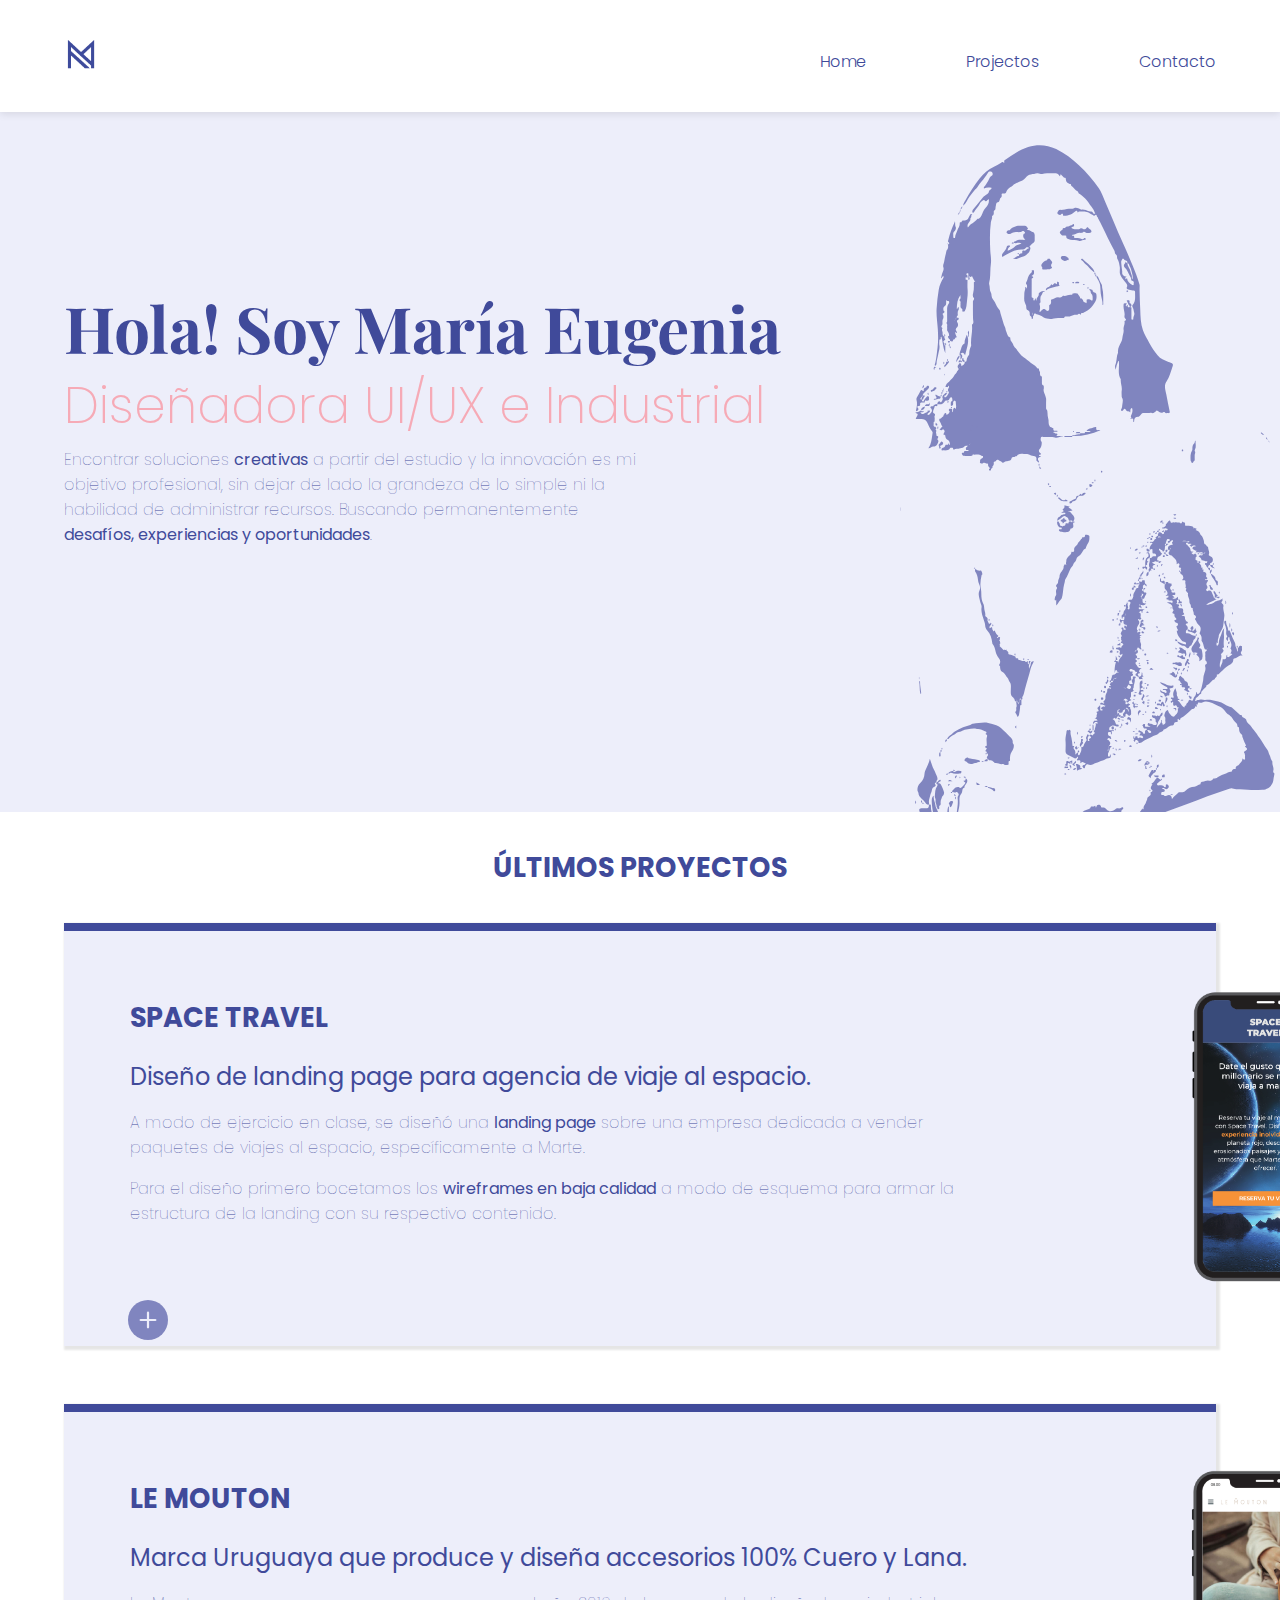
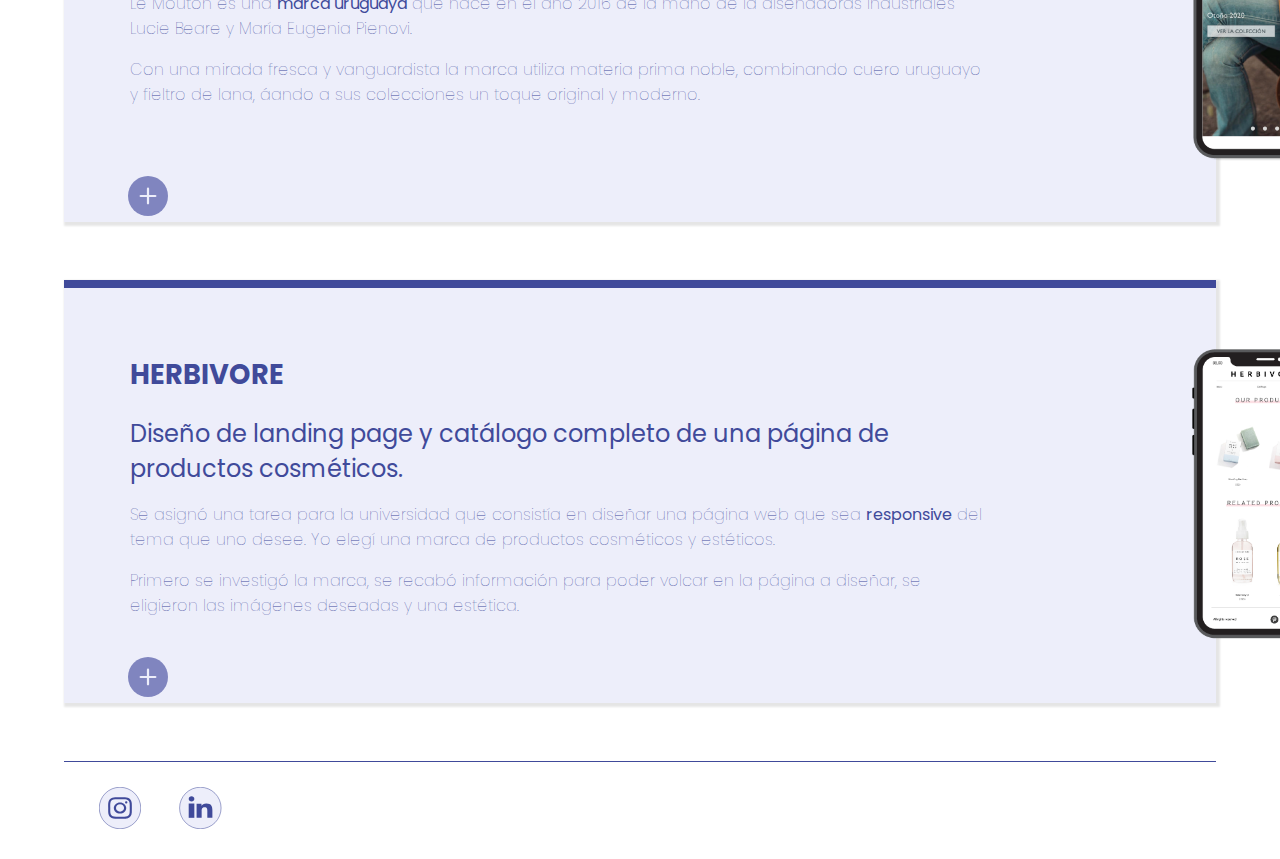
<file: Index.html>
<!DOCTYPE html>
<html>
<head>
    <title>Portfolio Pienovi</title>
    <meta charset="UTF-8">
    <meta name="viewport" content="width=device-width, initial-scale=1.0">
    <link href="https://fonts.googleapis.com/css?family=Poppins:300,500&display=swap" rel="stylesheet">
    <link href="https://fonts.googleapis.com/css?family=Playfair+Display:400,700&display=swap" rel="stylesheet">
    <script
        src="https://code.jquery.com/jquery-3.4.1.min.js"
        integrity="sha256-CSXorXvZcTkaix6Yvo6HppcZGetbYMGWSFlBw8HfCJo="
        crossorigin="anonymous"></script>
    <script src="scripts.js"></script>
    <link href="estilos.css" rel="stylesheet" type="text/css" />
</head>
<body>
    <header id="header" class="header">
        <div class="wrapper header__wrapper">
            <div class="SocialMedia">
                <a class="SocialMedia__item" href="Index.html"><img alt="monograma" src="IMG/Monograma-21.png"></a>
            </div>
            <nav class="nav">
                <button class="js-closeMenu">X</button>
                <ul>
                    <li> <a href="Index.html" class="nav__item">Home</a></li>
                    <li> <a href="#Mejores_Proyectos" class="nav__item">Projectos</a></li>
                    <li><a href="Contacto.html" class="nav__item">Contacto</a></li>
                </ul>
            </nav>
            <a href="" class="menu js-menu"><img alt="menu_hamburguesa" src="IMG/menu.svg"></a>
        </div>
    </header>
    <div class="fondo">
        <section id="About">
            <div class="wrapper fondo__wrapper">
            <h1>Hola! Soy María Eugenia</h1>
            <h2>Diseñadora UI/UX e Industrial</h2>
            <p>Encontrar soluciones <b>creativas</b> a partir del estudio y la innovación es mi objetivo profesional, sin dejar de lado la grandeza de lo simple ni la habilidad de administrar recursos.
                Buscando permanentemente <b>desafíos, experiencias y oportunidades</b>.
            </p>
            </div>
        </section>
    </div>
<div class="wrapper">
    <section id="Mejores_Proyectos">
        <h2>ÚLTIMOS PROYECTOS</h2>
        <div class="proyecto">
                 <div class="columna_padre">
                    <div class="columna_1">        
                        <h3>SPACE TRAVEL</h3>
                        <h4>Diseño de landing page para agencia de viaje al espacio.</h4>
                        <p>A modo de ejercicio en clase, se diseñó una <b>landing page</b> sobre una empresa dedicada a vender paquetes de viajes al espacio, específicamente a Marte.</p>
                        <p>Para el diseño primero bocetamos los <b>wireframes en baja calidad</b> a modo de esquema para armar la estructura de la landing con su respectivo contenido.</p>
                    </div>
                    <div class="columna_2">
                        <img class="celular__proyectos" src="IMG/Celular_SpaceTravel-02.png" alt="Celular Space Travel">
                        <div class="button_holder">
                            <a class="button" href="SpaceTravel.html"><img alt="boton_proyectos" src="IMG/Boton_proyectos.svg"></a>
                        </div>
                    </div>
                </div>
         </div>
         <div class="proyecto">
                <div class="columna_padre">
                   <div class="columna_1">        
                       <h3>LE MOUTON</h3>
                       <h4>Marca Uruguaya que produce y diseña accesorios 100% Cuero y Lana.</h4>
                       <p>Le Mouton es una <b>marca uruguaya</b> que nace en el año 2016 de la mano de la diseñadoras industriales Lucie Beare y María Eugenia Pienovi.</p>
                       <p>Con una mirada fresca y vanguardista la marca utiliza materia prima noble,
                           combinando cuero uruguayo y fieltro de lana, áando a sus colecciones un toque original y moderno.
                       </p>
                   </div>
                   <div class="columna_2">
                       <img class="celular__proyectos" src="IMG/Celular_LeMouton.png" alt="Celular Le Mouton">
                   </div>
               </div>
           <div class="button_holder">
                <a class="button" href="Le_Mouton.html"><img alt="boton_proyectos" src="IMG/Boton_proyectos.svg"></a>
           </div>
        </div>
        <div class="proyecto">
            <div class="columna_padre">
                    <div class="columna_1">
                        <h3>HERBIVORE</h3>
                        <h4>Diseño de landing page y catálogo completo de una página de productos cosméticos.</h4>
                        <p>Se asignó una tarea para la universidad que consistía en diseñar una página web que sea
                            <b>responsive</b> del tema que uno desee. Yo elegí una marca de productos cosméticos y estéticos. 
                        </p>
                        <p>Primero se investigó la marca, se recabó información para poder volcar en la página  a diseñar, se eligieron las imágenes deseadas y una estética.</p>
                    </div>
                    <div class="columna_2">
                        <img class="celular__proyectos" src="IMG/Cel_Herbivore-01.png" alt="herbivore">
                    </div>
            </div>
                <div class="button_holder">
                    <a class="button" href="Herbivore.html"><img alt="boton_proyectos" src="IMG/Boton_proyectos.svg"></a>
                </div>
        </div>
    </section>
</div>
    <footer id="footer">
        <a class="logo_instagram_Pienovi" href="https://www.instagram.com/memepienovi92/"><img src="IMG/logo_Instagram.svg" alt=logo_instagram></a>
        <a class="logo_Linkedin_Pienovi" href="https://www.linkedin.com/in/mpienovi/"><img src="IMG/Logo_linkedin.svg" alt="logo_linkedin"></a>
    </footer>
</body>
</html>
</file>
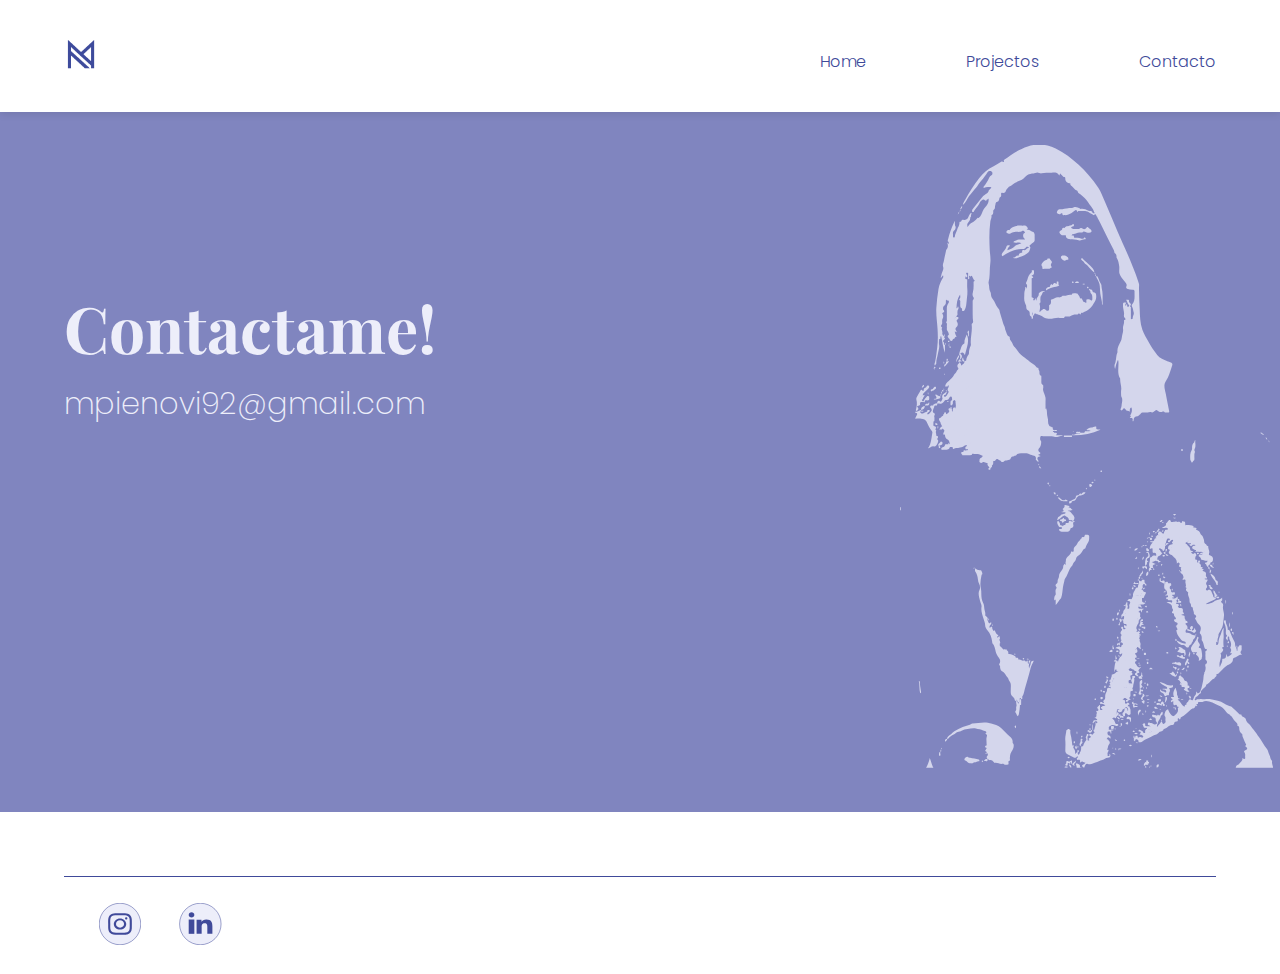
<file: Contacto.html>
<!DOCTYPE html>
<html>
<head>
    <title>Portfolio Pienovi</title>
    <meta charset="UTF-8">
    <meta name="viewport" content="width=device-width, initial-scale=1.0">
    <link href="https://fonts.googleapis.com/css?family=Poppins:300,500&display=swap" rel="stylesheet">
    <link href="https://fonts.googleapis.com/css?family=Playfair+Display:400,700&display=swap" rel="stylesheet">
    <script
        src="https://code.jquery.com/jquery-3.4.1.min.js"
        integrity="sha256-CSXorXvZcTkaix6Yvo6HppcZGetbYMGWSFlBw8HfCJo="
        crossorigin="anonymous"></script>
    <script src="scripts.js"></script>
    <link href="estilos.css" rel="stylesheet" type="text/css" />
</head>
<body>
    <header id="header" class="header">
        <div class="wrapper header__wrapper">
            <div class="SocialMedia">
                <a class="SocialMedia__item" href="Index.html"><img alt="monograma" src="IMG/Monograma-21.png"></a>
            </div>
            <nav class="nav">
                <button class="js-closeMenu">X</button>
                <ul>
                    <li> <a href="Index.html" class="nav__item">Home</a></li>
                    <li> <a href="#Mejores_Proyectos" class="nav__item">Projectos</a></li>
                    <li><a href="Contacto.html" class="nav__item">Contacto</a></li>
                </ul>
            </nav>
            <a href="" class="menu js-menu"><img alt="menu_hamburguesa" src="IMG/menu.svg"></a>
        </div>
    </header>
    <div class="fondo_contacto">
            <section id="Contact_Me">
                <div class="wrapper fondo__wrapper">
                <h1>Contactame!</h1>
                <h2>mpienovi92@gmail.com</h2>
                <p>Encontrar soluciones <b>creativas</b> a partir del estudio y la innovación es mi objetivo profesional, sin dejar de lado la grandeza de lo simple ni la habilidad de administrar recursos.
                    Buscando permanentemente <b>desafíos, experiencias y oportunidades</b>.
                </p>
                </div>
            </section>
        </div>
    <footer id="footer">
        <a class="logo_instagram_Pienovi" href="https://www.instagram.com/memepienovi92/"><img src="IMG/logo_Instagram.svg" alt=logo_instagram></a>
        <a class="logo_Linkedin_Pienovi" href="https://www.linkedin.com/in/mpienovi/"><img src="IMG/Logo_linkedin.svg" alt="logo_linkedin"></a>
    </footer>
</body>
</html>
</file>
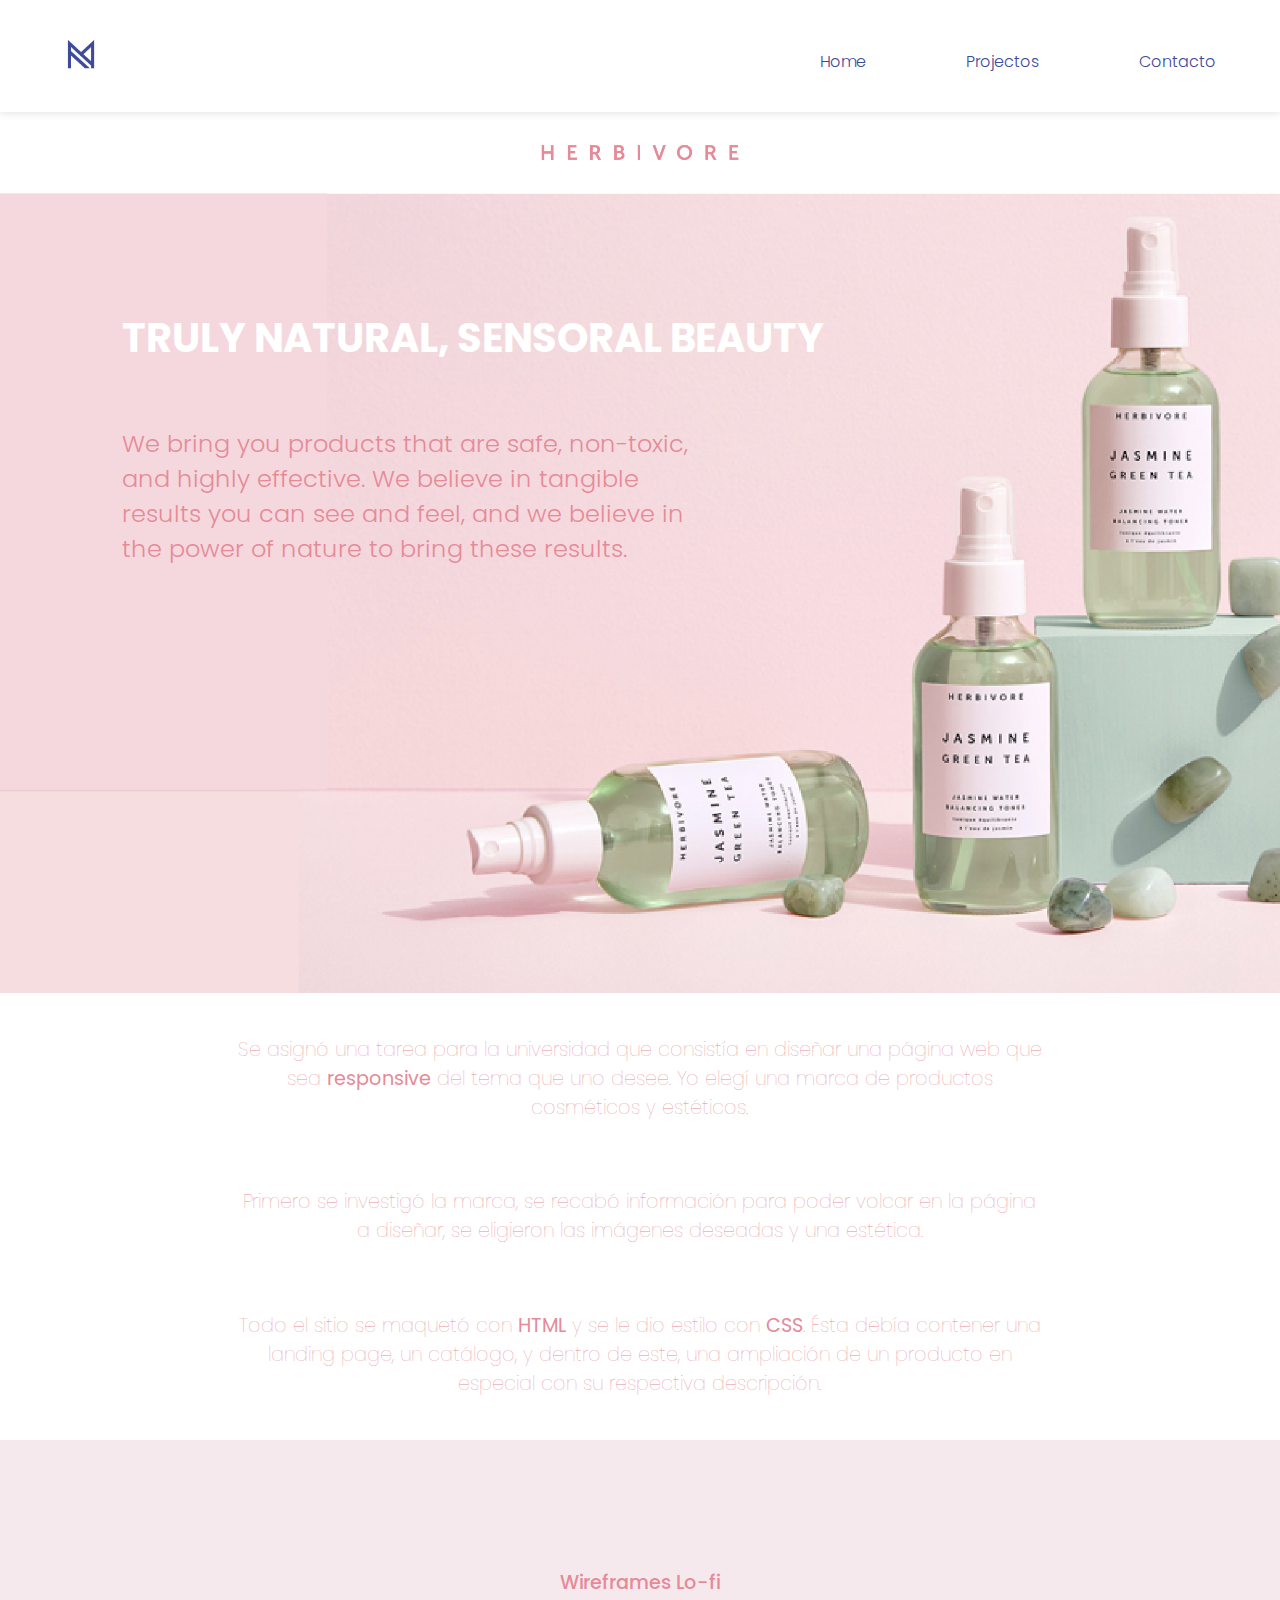
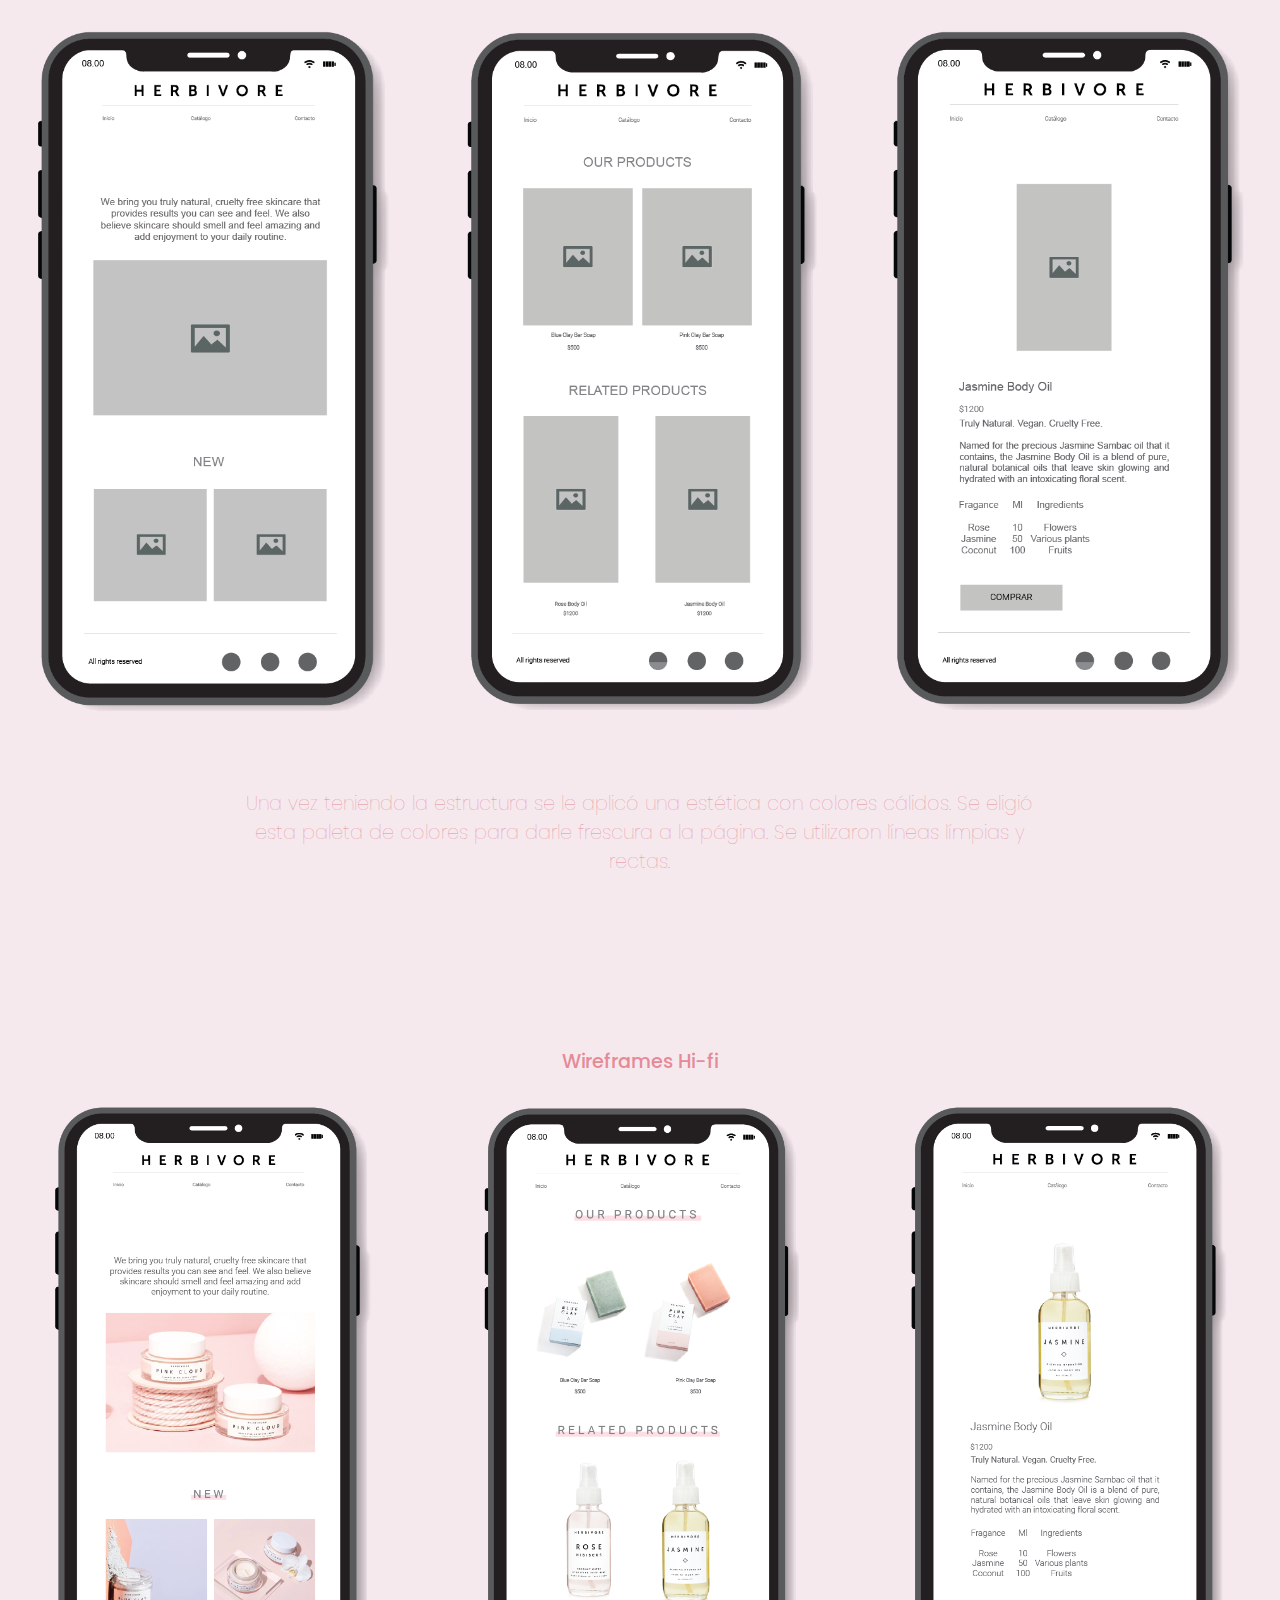
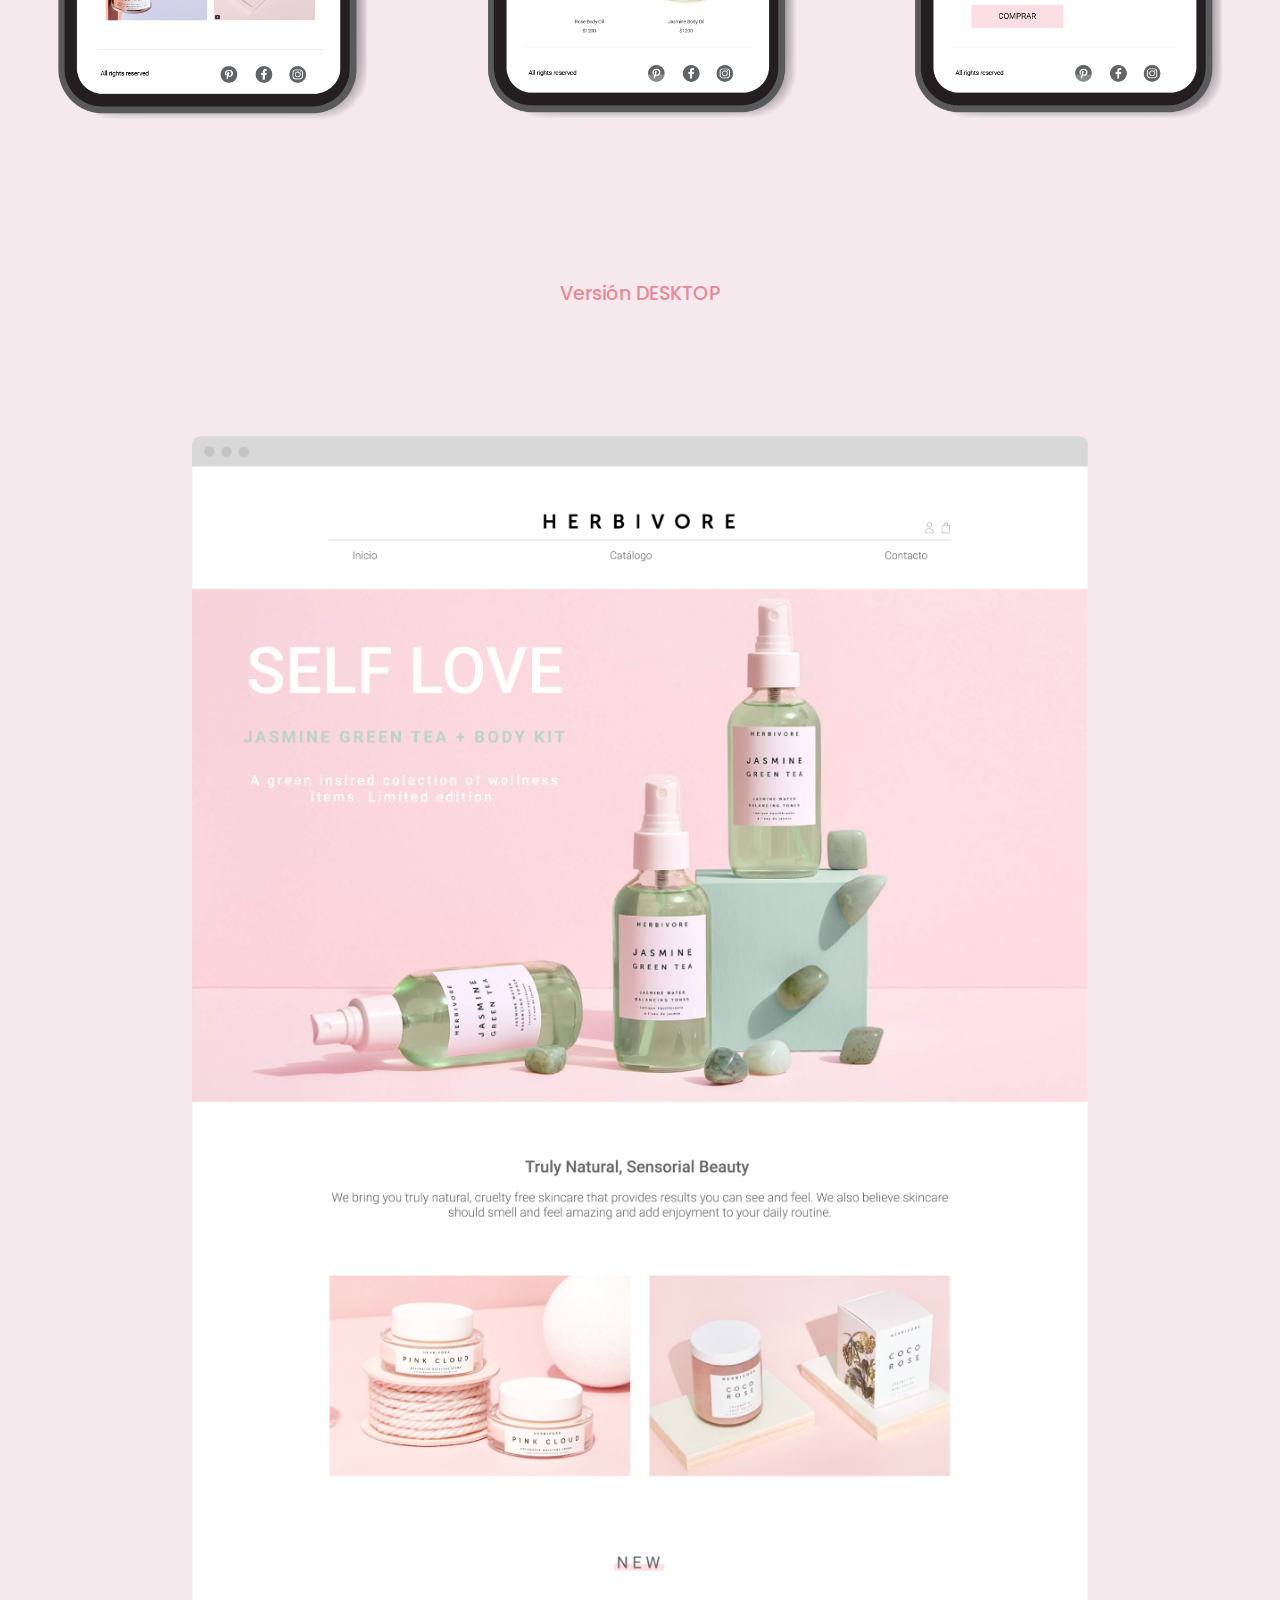
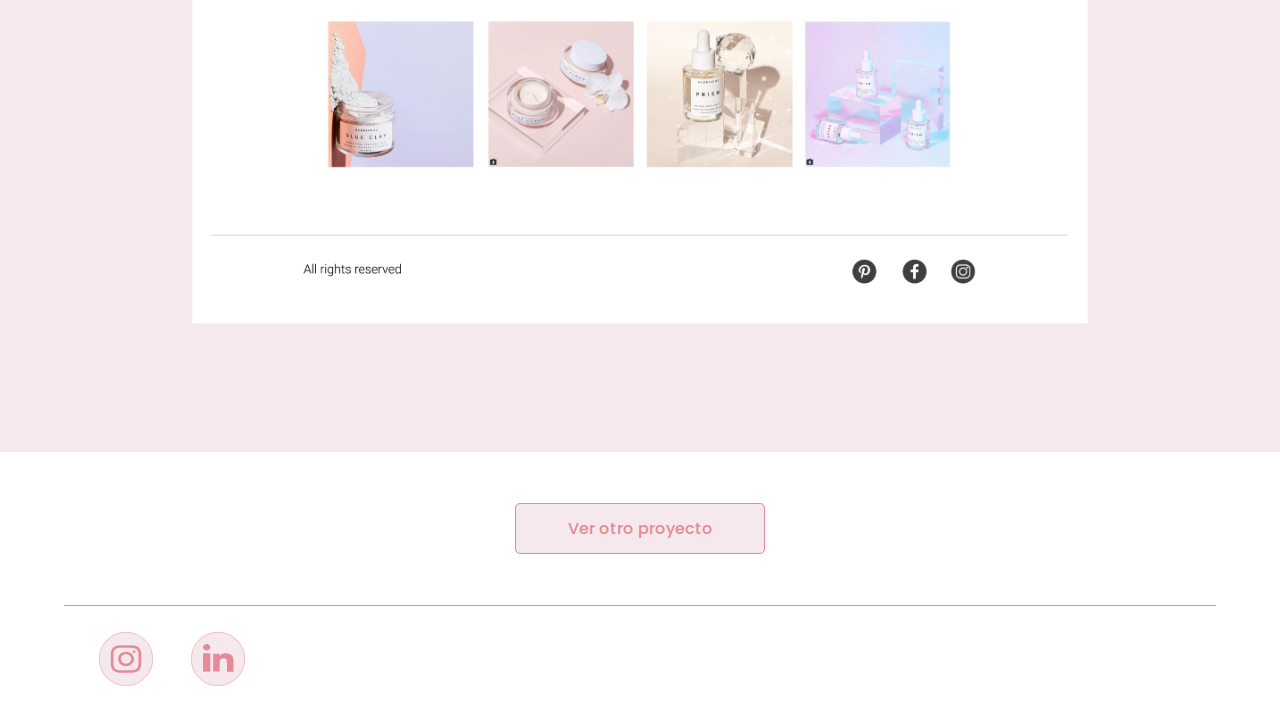
<file: Herbivore.html>
<!DOCTYPE html>
<html>
<head>
    <title>Portfolio Pienovi</title>
    <meta charset="UTF-8">
    <meta name="viewport" content="width=device-width, initial-scale=1.0">
    <link href="https://fonts.googleapis.com/css?family=Poppins:300,500&display=swap" rel="stylesheet">
    <link href="https://fonts.googleapis.com/css?family=Playfair+Display:400,700&display=swap" rel="stylesheet">
    <script
    src="https://code.jquery.com/jquery-3.4.1.min.js"
    integrity="sha256-CSXorXvZcTkaix6Yvo6HppcZGetbYMGWSFlBw8HfCJo="
    crossorigin="anonymous"></script>
<script src="scripts.js"></script>
    <link href="estilos.css" rel="stylesheet" type="text/css" />
</head>
    <body>
        <header id="header" class="header">
                <div class="wrapper header__wrapper">
                    <div class="SocialMedia">
                        <a class="SocialMedia__item" href="Index.html"><img alt="monograma" src="IMG/Monograma-21.png"></a>
                    </div>
                    <nav class="nav">
                        <button class="js-closeMenu">X</button>
                        <ul>
                            <li> <a href="Index.html" class="nav__item">Home</a></li>
                            <li> <a href="#Mejores_Proyectos" class="nav__item">Projectos</a></li>
                            <li><a href="Contacto.html" class="nav__item">Contacto</a></li>
                        </ul>
                    </nav>
                    <a href="" class="menu js-menu"><img alt="menu_hamburguesa" src="IMG/menu.svg"></a>
                </div>
            </header>
    <section class="Introduccion_Herbivore">
        <div class="wrapper__logo">
            <img class="logo__trabajos" src="IMG/logo_Herbivore-20.png" alt="logoHerbivore">
        </div>
        <div class="Introduccion__content_herbivore">
            <div class="wrapper">
                <div class="Introduccion__info__Herbivore">
                    <h1>TRULY NATURAL, SENSORAL BEAUTY</h1>
                    <h2>We bring you products that are safe, non-toxic, and highly effective.
                        We believe in tangible results you can see and feel, and we believe in the power of nature to
                        bring these results.</h2>
                </div>
            </div>
        </div>
    </section>
    <div class="wrapper">
        <section id="informacion_Herbivore">
            <p>Se asignó una tarea para la universidad que consistía en diseñar una página web que sea <b>responsive</b>
                del
                tema que uno desee.
                Yo elegí una marca de productos cosméticos y estéticos.
            </p>
            <p>
                Primero se investigó la marca, se recabó información para poder volcar en la página a diseñar, se
                eligieron
                las imágenes deseadas y una estética.
            </p>
            <p>
                Todo el sitio se maquetó con <b>HTML</b> y se le dio estilo con <b>CSS</b>. Ésta debía contener una
                landing
                page, un catálogo, y dentro de este, una ampliación de un producto en especial con su respectiva
                descripción.
            </p>
        </section>
    </div>
<div class="fondo_rosado">
    <div class="subtitulo_Herbivore">
        <h2>Wireframes Lo-fi</h2>
    </div>
    <section id="Wireframes_Herbivore">
            <div>
                <img class="wireframes__celular_Herbivore" src="IMG/Herbivore_LoFi1.png" alt="Herbivore_loFi1">
            </div>
            <div>
                <img class="wireframes__celular_Herbivore" src="IMG/Herbivore_LoFi2.png" alt="Herbivore_loFi2">
            </div>
            <div>
                <img class="wireframes__celular_Herbivore" src="IMG/Herbivore_LoFi3.png" alt="Herbivore_loFi3">
            </div>     
    </section>
    <div class="wrapper">
        <section id="informacion_Herbivore">
            <p>Una vez teniendo la estructura se le aplicó una estética con colores cálidos.
                Se eligió esta paleta de colores para darle frescura a la página. Se utilizaron líneas límpias y
                rectas.</p>
        </section>
    </div>
    <div class="subtitulo_Herbivore">
        <h2>Wireframes Hi-fi</h2>
    </div>
    <section id="Wireframes_HiFi">
        <div>
            <img class="wireframes__celular" src="IMG/Herbivore_HiFi1.png" alt="Herbivore_HiFi1">
        </div>
        <div>
            <img class="wireframes__celular" src="IMG/Herbivore_HiFi2.png" alt="Herbivore_Hifi2">
        </div>
        <div>
            <img class="wireframes__celular" src="IMG/Herbivore_HiFi3.png" alt="Herbivore_Hifi3">
        </div>
    </section>
    <div class="subtitulo_Desktop">
    <h2>Versión DESKTOP</h2>
</div>
    <section class="Desktop_Herbivore">
            <div class="Version_Desktop">
                <img class="Herbivore_Desktop" src="IMG/web_herbivore.png" alt="Desktop_Herbivore">
            </div>
    </section>
</div>
    <div class="boton_VerMas_Herbivore">
        <a href="Le_Mouton.html">Ver otro proyecto</a>
    </div>
    <footer id="footer_Herbivore">
            <a class="logo_instagram_Pienovi" href="https://www.instagram.com/memepienovi92/"><img src="IMG/Logo_Instagram_Herbivore.svg" alt=logo_instagram></a>
            <a class="logo_Linkedin_Pienovi" href="https://www.linkedin.com/in/mpienovi/"><img src="IMG/Logo_Linkedin_Herbivore.svg" alt="logo_linkedin"></a>
        </footer>
    </body>
</html>
</file>
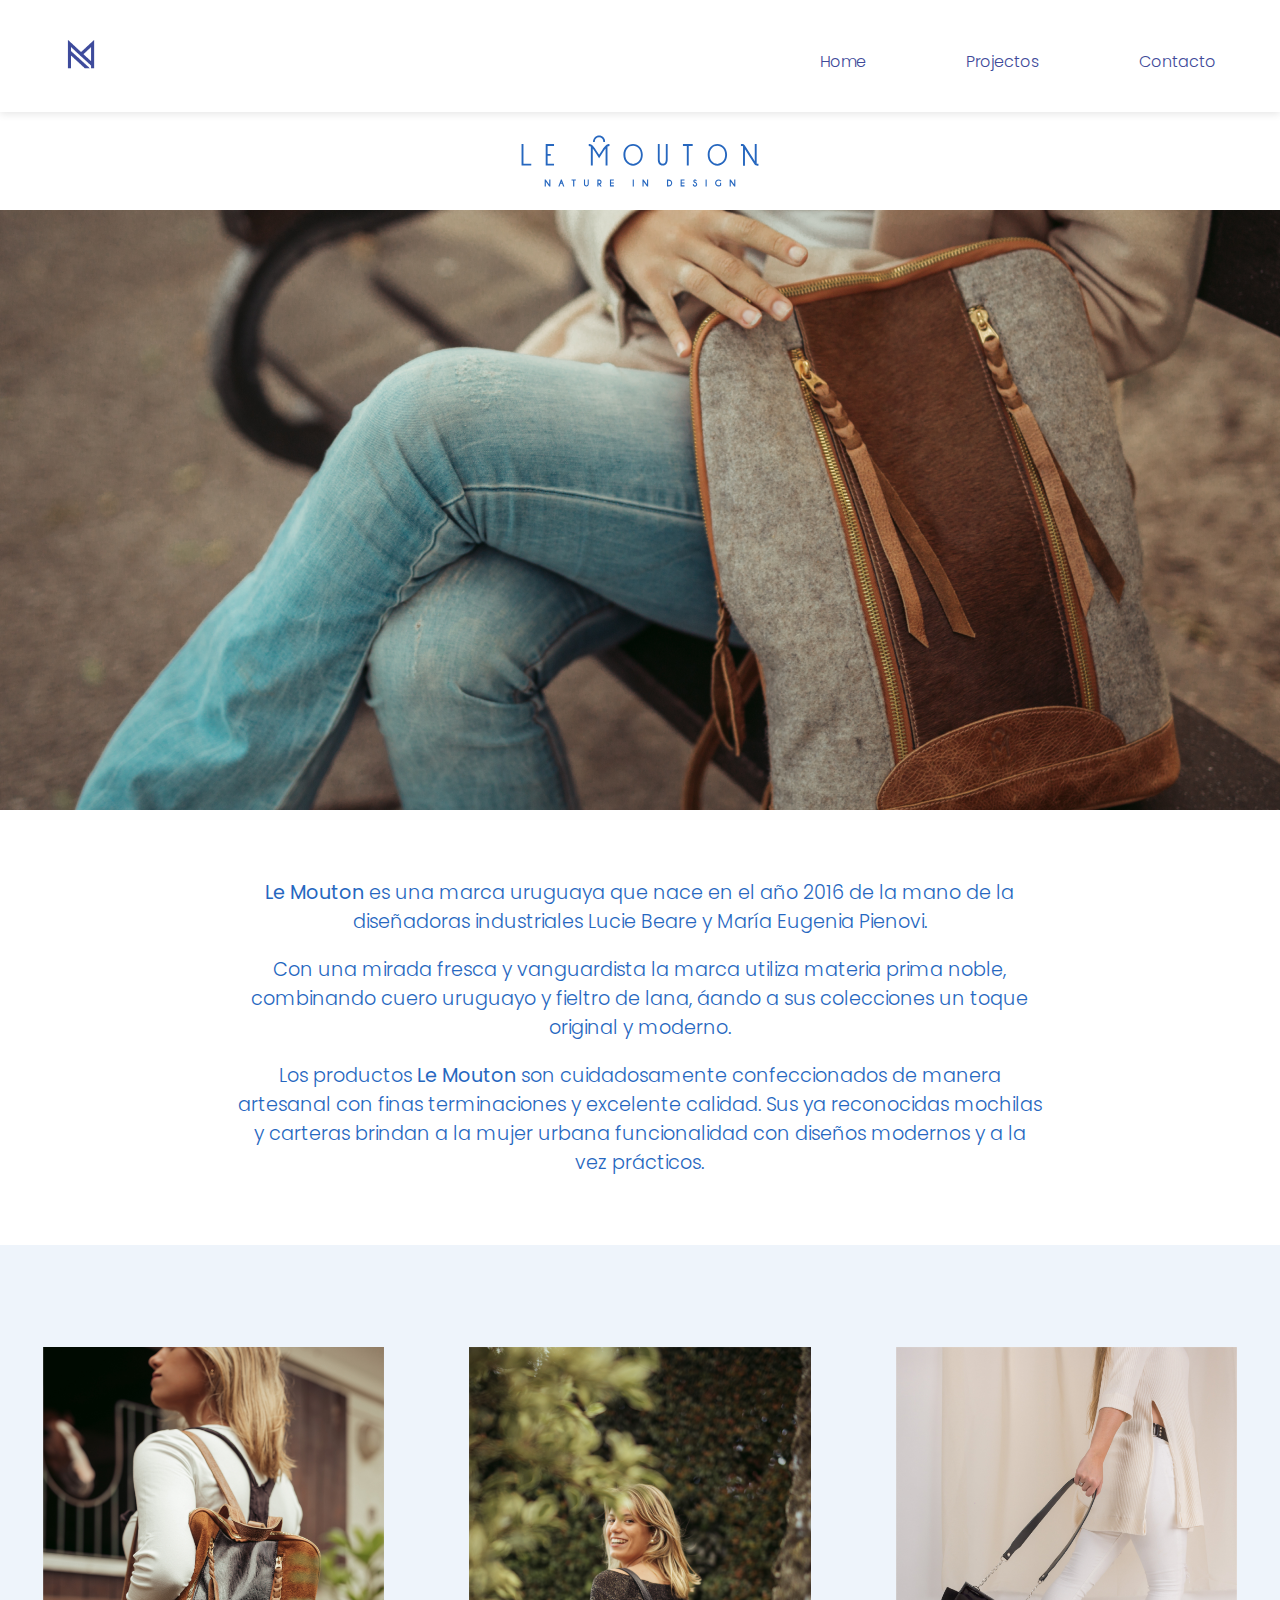
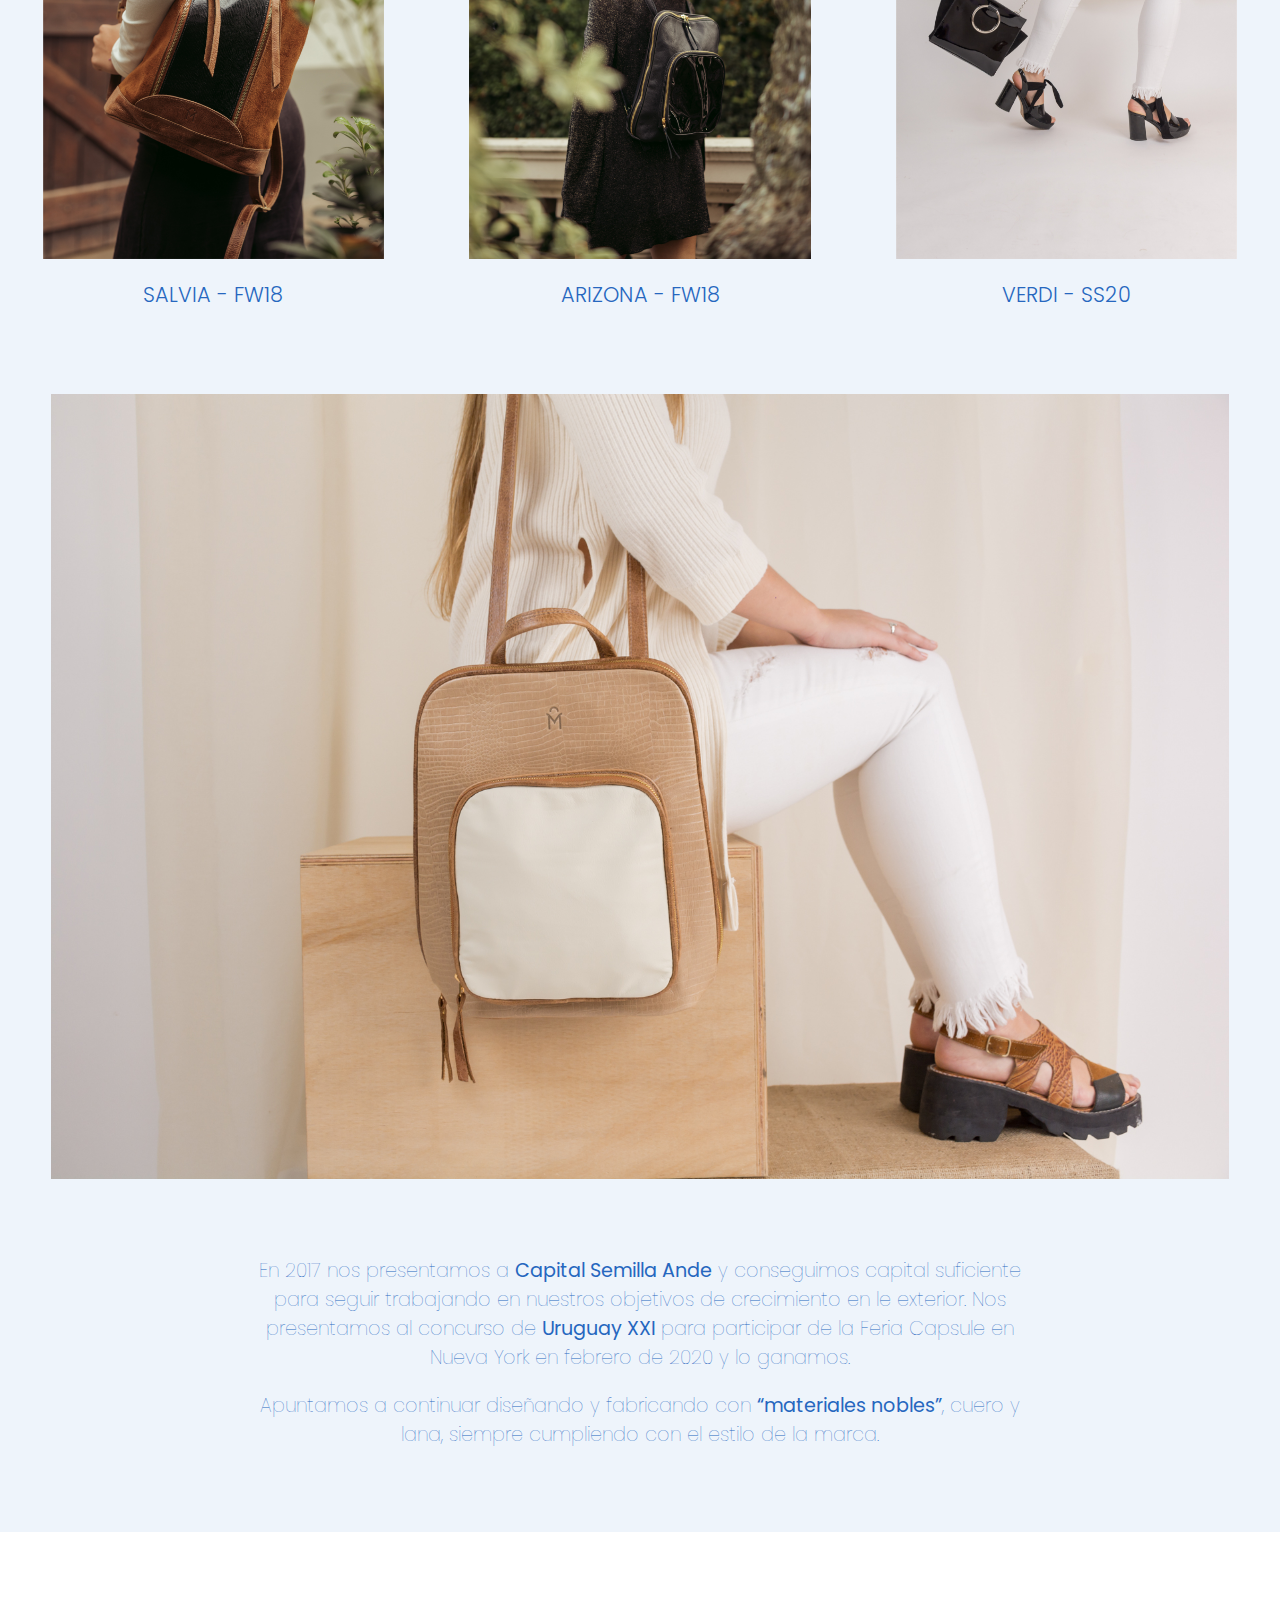
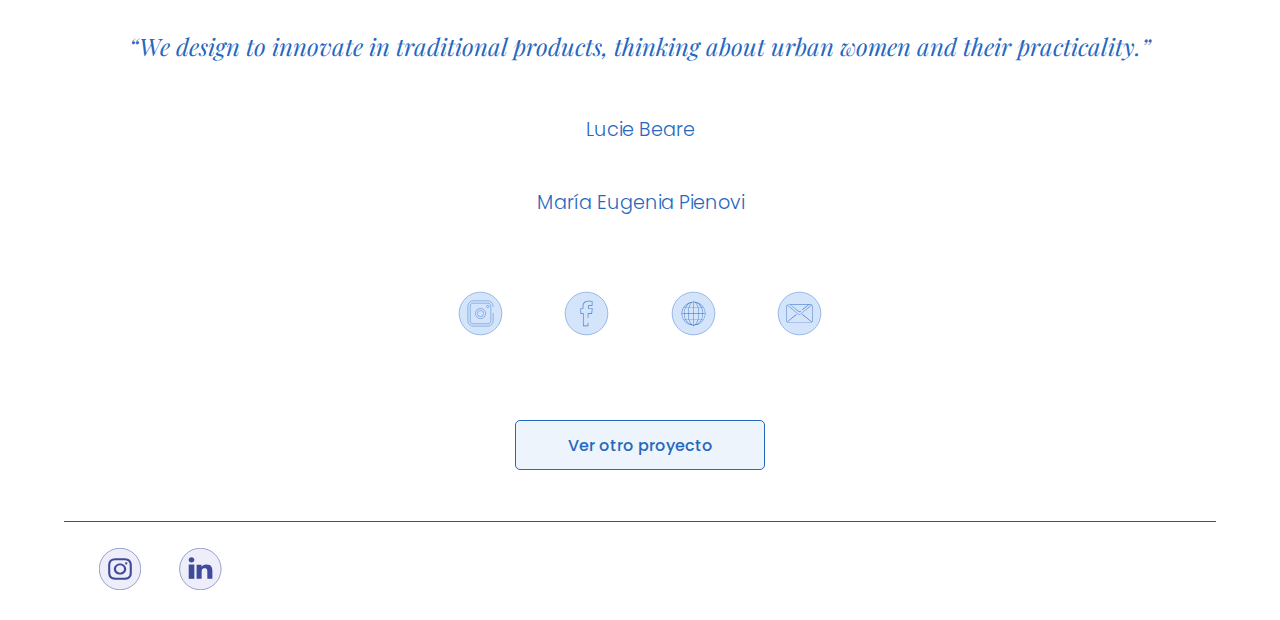
<file: Le_Mouton.html>
<!DOCTYPE html>
<html>
<head>
    <title>Portfolio Pienovi</title>
    <meta charset="UTF-8">
    <meta name="viewport" content="width=device-width, initial-scale=1.0">
    <link href="https://fonts.googleapis.com/css?family=Poppins:300,500&display=swap" rel="stylesheet">
    <link href="https://fonts.googleapis.com/css?family=Playfair+Display:400,700&display=swap" rel="stylesheet">
    <script
    src="https://code.jquery.com/jquery-3.4.1.min.js"
    integrity="sha256-CSXorXvZcTkaix6Yvo6HppcZGetbYMGWSFlBw8HfCJo="
    crossorigin="anonymous"></script>
<script src="scripts.js"></script>
    <link href="estilos.css" rel="stylesheet" type="text/css" />
</head>
<body>
        <header id="header" class="header">
                <div class="wrapper header__wrapper">
                    <div class="SocialMedia">
                        <a class="SocialMedia__item" href="Index.html"><img alt="monograma" src="IMG/Monograma-21.png"></a>
                    </div>
                    <nav class="nav">
                        <button class="js-closeMenu">X</button>
                        <ul>
                            <li> <a href="Index.html" class="nav__item">Home</a></li>
                            <li> <a href="#Mejores_Proyectos" class="nav__item">Projectos</a></li>
                            <li><a href="Contacto.html" class="nav__item">Contacto</a></li>
                        </ul>
                    </nav>
                    <a href="" class="menu js-menu"><img alt="menu_hamburguesa" src="IMG/menu.svg"></a>
                </div>
            </header>
    <section id="intro_LeMouton">
        <img alt="logoLeMouton" src="IMG/LE MOUTON_Logo-07.svg">
        <div class="slider"></div>
        <div class="wrapper">
            <div>
                <p><b>Le Mouton</b> es una marca uruguaya que nace en el año 2016 de la mano de la diseñadoras
                    industriales Lucie Beare y María Eugenia Pienovi.</p>
                <p>Con una mirada fresca y vanguardista la marca utiliza materia prima noble,
                    combinando cuero uruguayo y fieltro de lana, áando a sus colecciones un toque original y moderno.
                </p>
                <p>Los productos <b>Le Mouton</b> son cuidadosamente confeccionados de manera artesanal con finas
                    terminaciones y excelente calidad.
                    Sus ya reconocidas mochilas y carteras brindan a la mujer urbana funcionalidad con diseños modernos
                    y a la vez prácticos.
                </p>
            </div>
        </div>
    </section>
    <div class="fondo_azul">
        <section id="Modelos_Mochilas">
            <div class="mochila">
                <img alt="salvia" src="IMG/Salvia.jpg">
                <h2>SALVIA - FW18</h2>
            </div>
            <div class="mochila">
                <img alt="Arizona" src="IMG/Arizona.jpg">
                <h2>ARIZONA - FW18</h2>
            </div>
            <div class="mochila">
                <img alt="Verdi" src="IMG/Verdi.JPG">
                <h2>VERDI - SS20</h2>
            </div>
        </section>
        <section id="fotoGigante">
            <img src="IMG/Gigante_LeMouton.JPG" alt="gigante_LeMouton">
        </section>
        <div class="wrapper">
            <section class="informacion_LeMouton">
                <p>En 2017 nos presentamos a <b>Capital Semilla Ande</b> y conseguimos capital suficiente para seguir
                    trabajando
                    en nuestros objetivos de crecimiento en le exterior.
                    Nos presentamos al concurso de <b>Uruguay XXI</b> para participar de la Feria Capsule en Nueva York
                    en
                    febrero de 2020 y lo ganamos.
                </p>
                <p>
                    Apuntamos a continuar diseñando y fabricando con <b>“materiales nobles”</b>, cuero y lana, siempre
                    cumpliendo con el estilo de la marca.
                </p>
            </section>
        </div>
    </div>
        <section id="Frase">
            <h3><i>“We design to innovate in traditional products, thinking about urban women and their practicality.”</i>
            </h3>
            <p>Lucie Beare</p>
            <p>María Eugenia Pienovi</p>
        </section>
        <section id="SocialMedia">
            <div class="iconos">
                <a href="#meme"></a>
            </div>
        </section>
        <section id="RedesSociales">
            <a href="https://www.instagram.com/lemoutonuy/"><img src="IMG/instagram_LeMouton.svg"></a>
            <a href="https://www.facebook.com/LeMoutonUY/"><img src="IMG/Facebook_LeMouton.svg"></a>
            <a href="https://www.lemouton.uy/"><img src="IMG/Web_LeMouton.svg"></a>
            <a href="hola@lemouton.com.uy"><img src="IMG/Mail_LeMouton.svg"></a>
        </section>
    <div class="boton_VerMas_LeMouton">
        <a href="SpaceTravel.html">Ver otro proyecto</a>
    </div>
    <footer id="footer">
            <a class="logo_instagram_Pienovi" href="https://www.instagram.com/memepienovi92/"><img src="IMG/logo_Instagram.svg" alt=logo_instagram></a>
            <a class="logo_Linkedin_Pienovi" href="https://www.linkedin.com/in/mpienovi/"><img src="IMG/Logo_linkedin.svg" alt="logo_linkedin"></a>
        </footer>
</body>
</html>
</file>
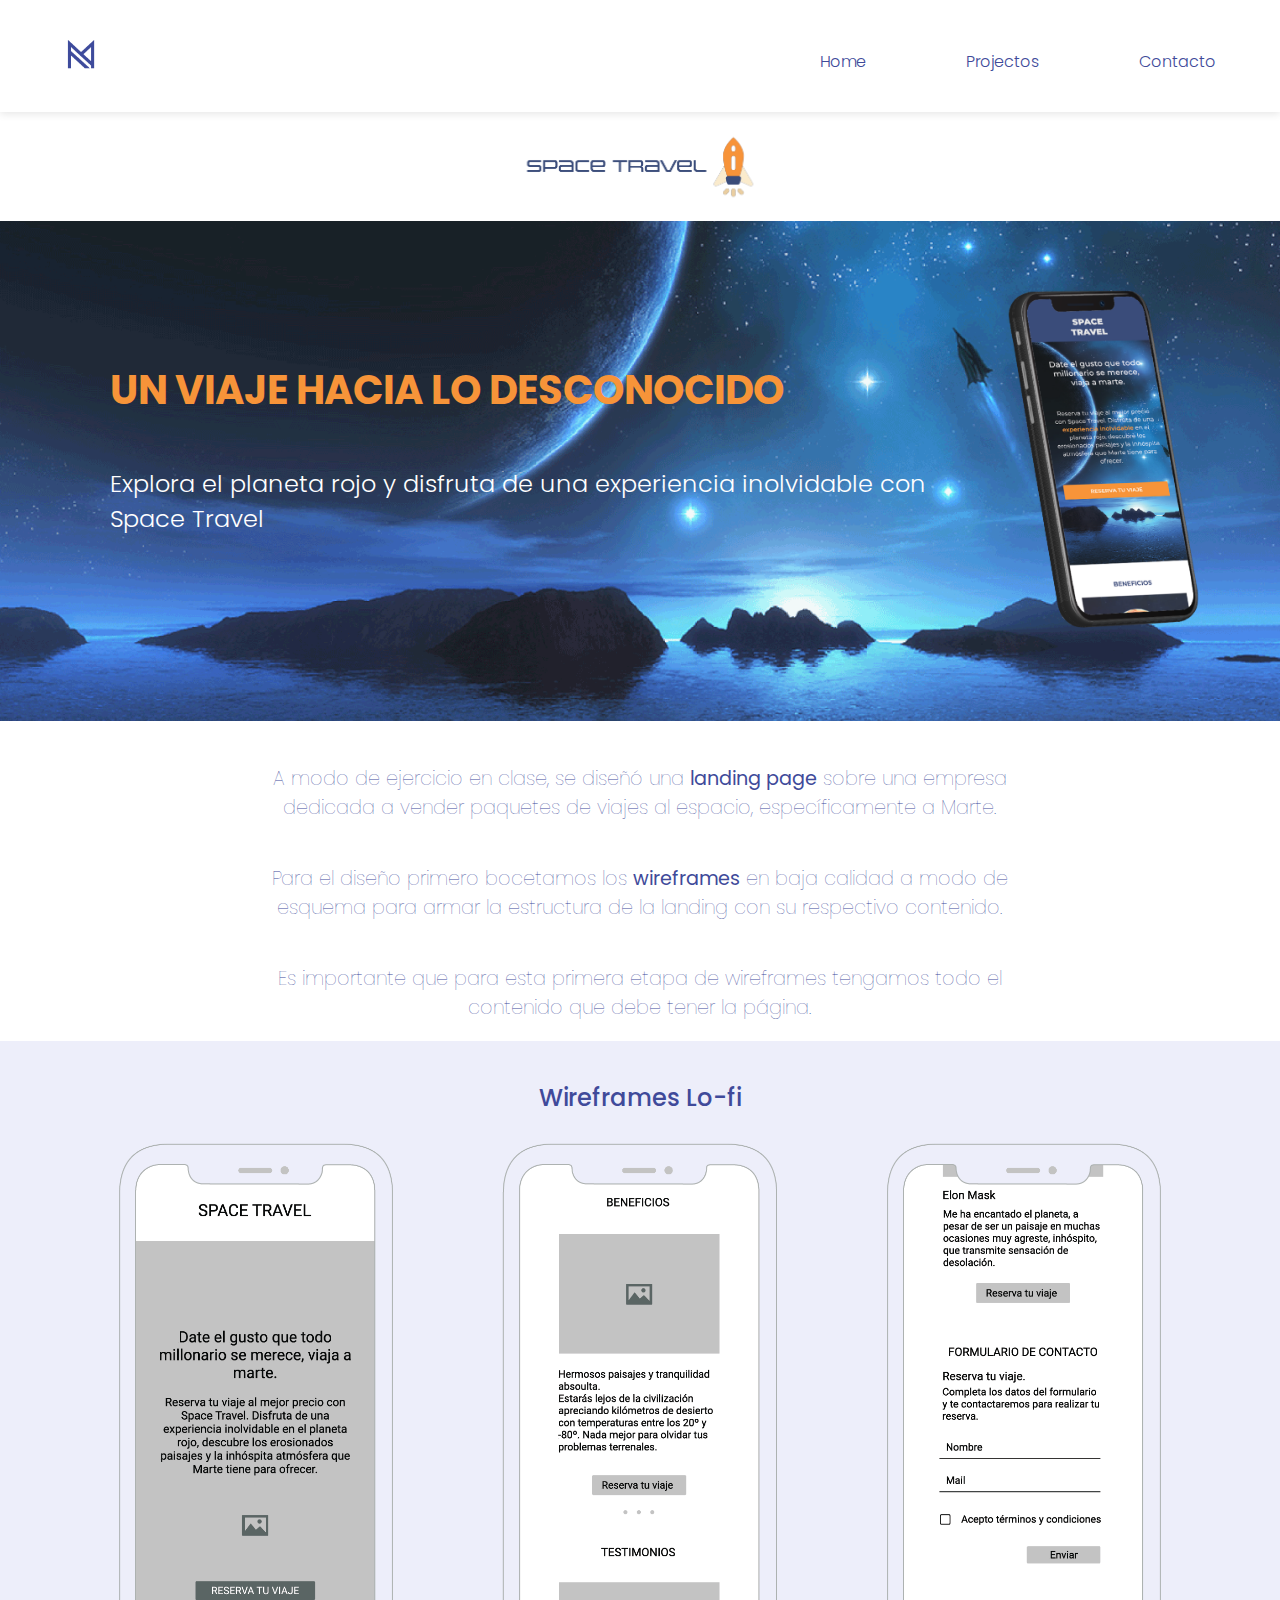
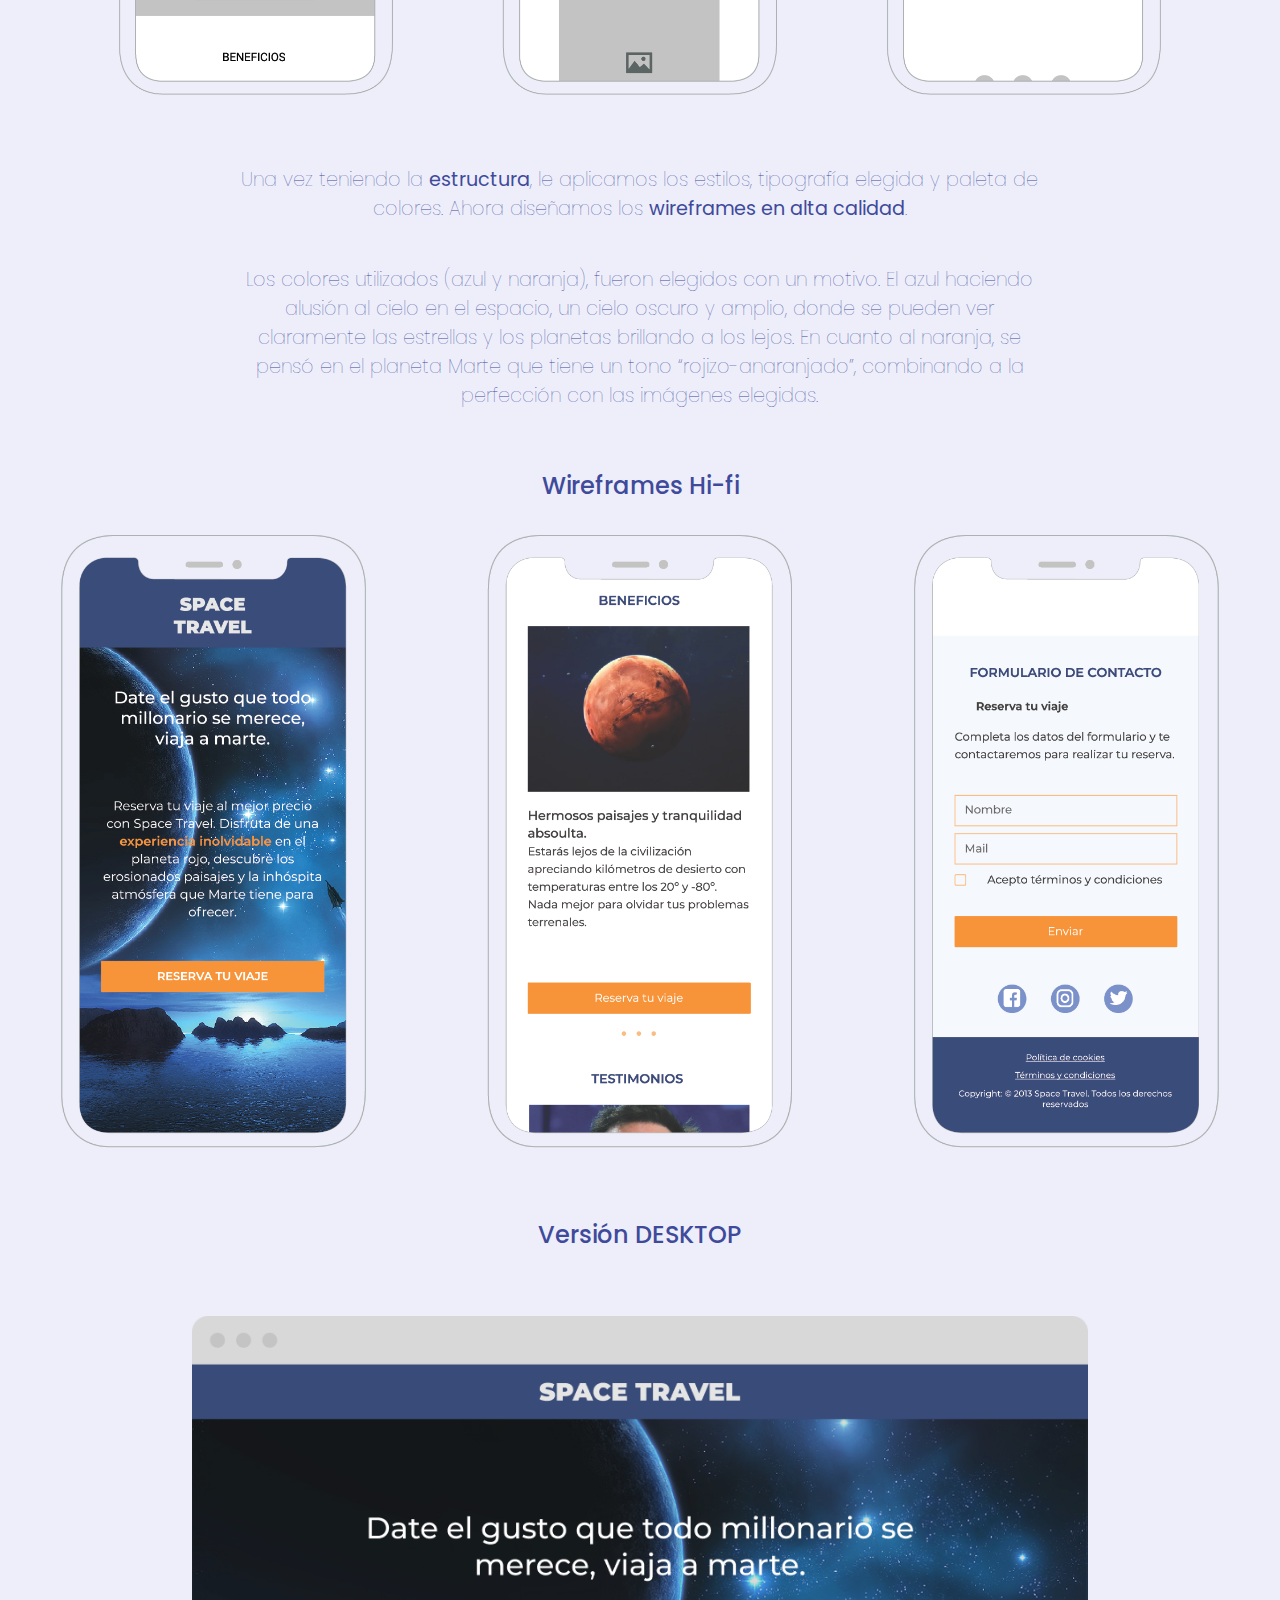
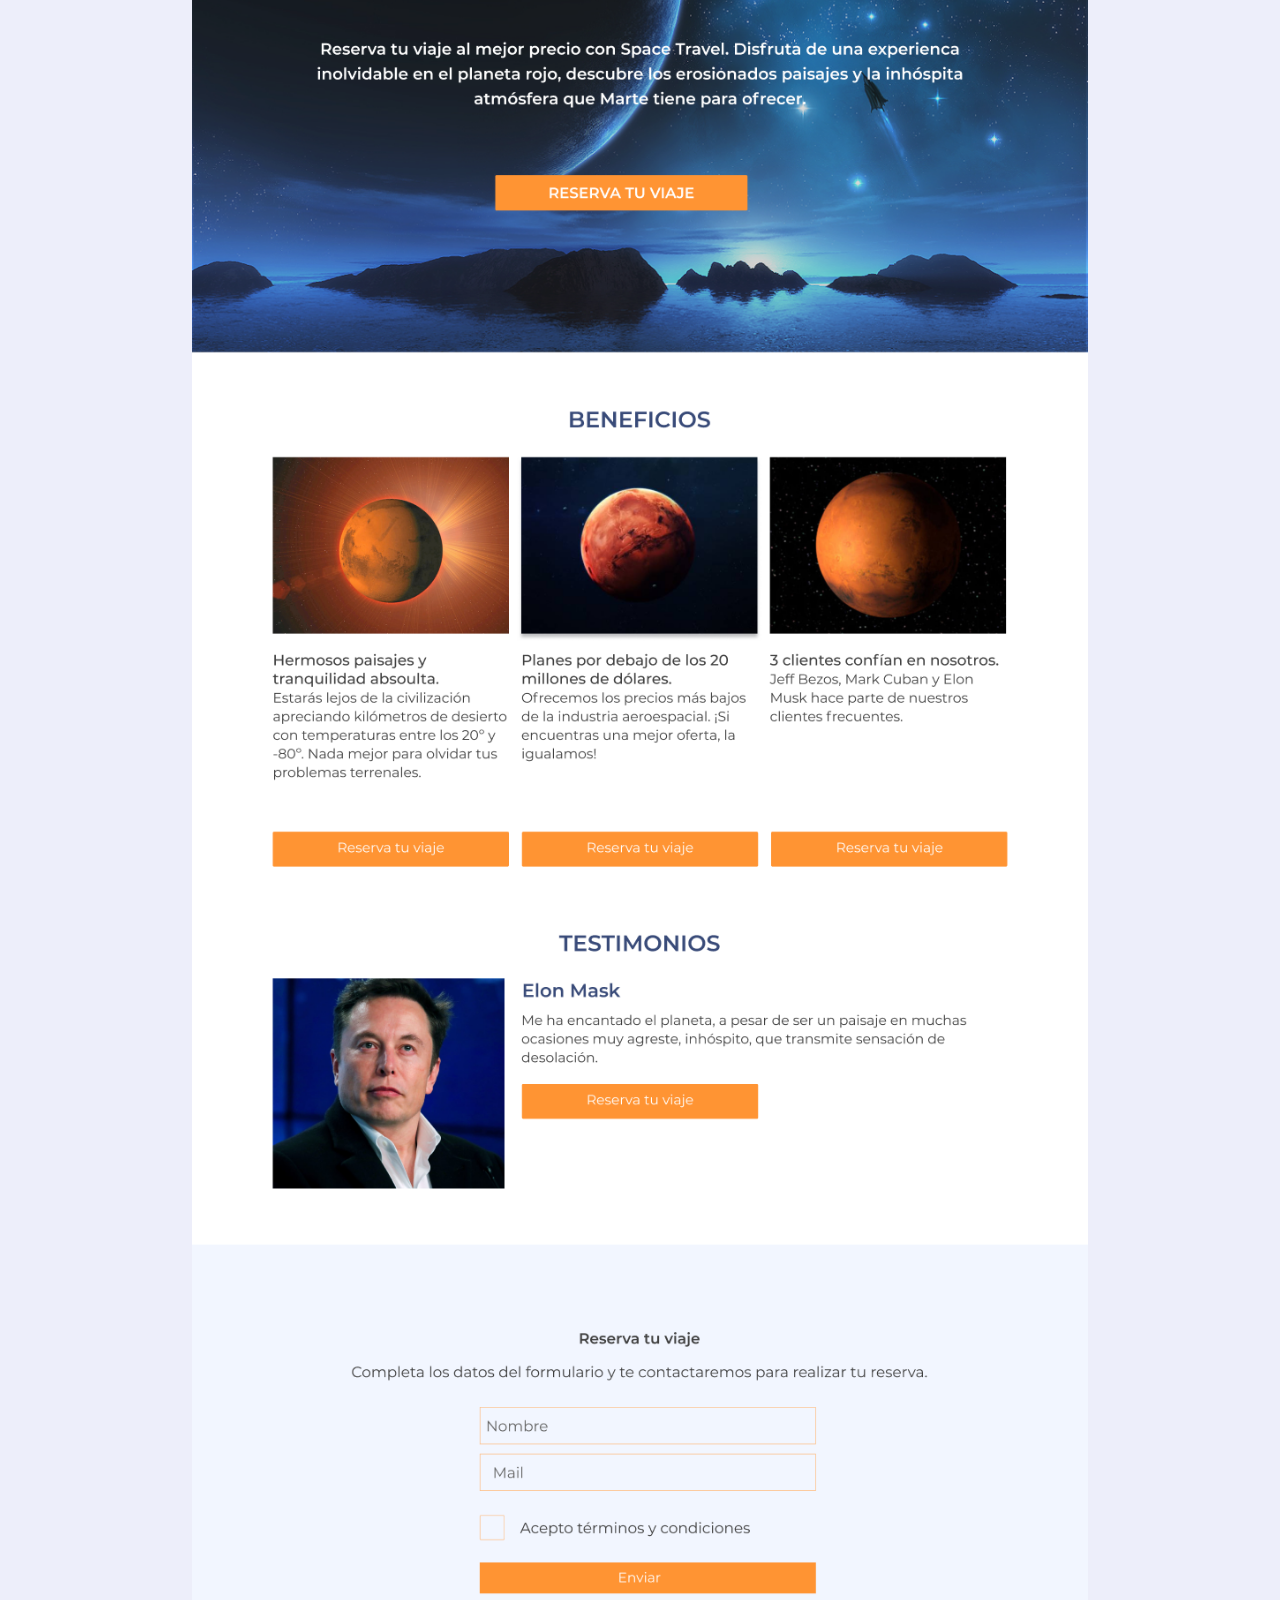
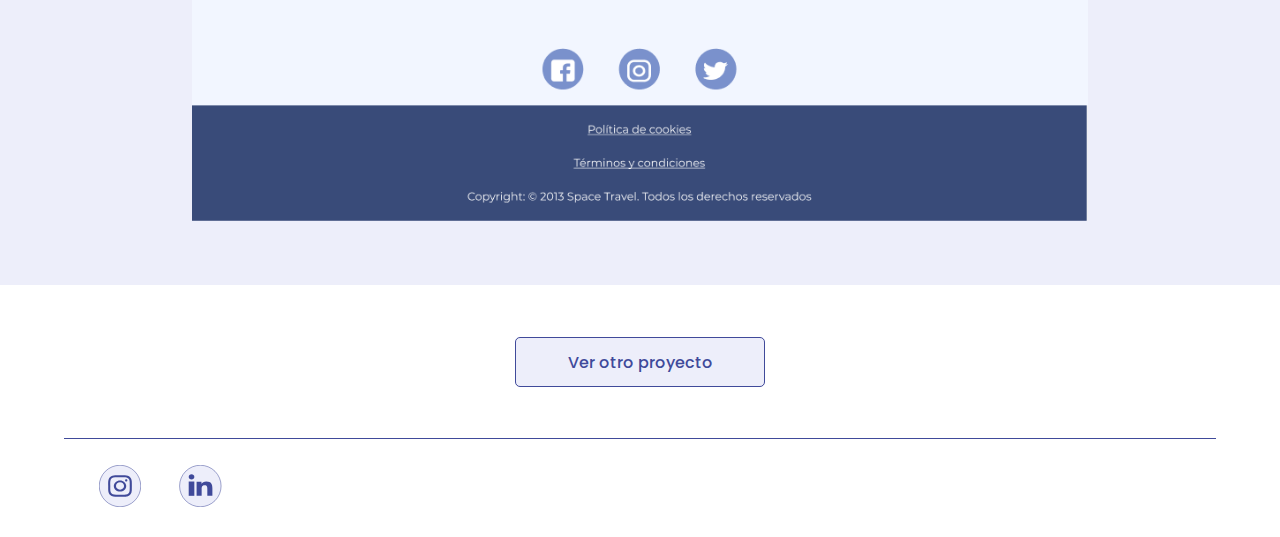
<file: SpaceTravel.html>
<!DOCTYPE html>
<html>
<head>
    <title>Portfolio Pienovi</title>
    <meta charset="UTF-8">
    <meta name="viewport" content="width=device-width, initial-scale=1.0">
    <link href="https://fonts.googleapis.com/css?family=Poppins:300,500&display=swap" rel="stylesheet">
    <link href="https://fonts.googleapis.com/css?family=Playfair+Display:400,700&display=swap" rel="stylesheet">
    <script
    src="https://code.jquery.com/jquery-3.4.1.min.js"
    integrity="sha256-CSXorXvZcTkaix6Yvo6HppcZGetbYMGWSFlBw8HfCJo="
    crossorigin="anonymous"></script>
<script src="scripts.js"></script>
    <link href="estilos.css" rel="stylesheet" type="text/css" />
</head>
<body>
        <header id="header" class="header">
                <div class="wrapper header__wrapper">
                    <div class="SocialMedia">
                        <a class="SocialMedia__item" href="Index.html"><img alt="monograma" src="IMG/Monograma-21.png"></a>
                    </div>
                    <nav class="nav">
                        <button class="js-closeMenu">X</button>
                        <ul>
                            <li> <a href="Index.html" class="nav__item">Home</a></li>
                            <li> <a href="#Mejores_Proyectos" class="nav__item">Projectos</a></li>
                            <li><a href="Contacto.html" class="nav__item">Contacto</a></li>
                        </ul>
                    </nav>
                    <a href="" class="menu js-menu"><img alt="menu_hamburguesa" src="IMG/menu.svg"></a>
                </div>
            </header>
    <section class="Introduccion">
        <div class="wrapper__logo">
            <img class="logo__trabajos" src="IMG/Logo_SpaceTravel-02.png" alt="logoSpaceTravel">
        </div>
        <div class="Introduccion__content">
            <div class="wrapper">
                <div class="Introduccion__info">
                    <h1>UN VIAJE HACIA LO DESCONOCIDO</h1>
                    <H2>Explora el planeta rojo y disfruta de una experiencia inolvidable con Space Travel</H2>
                </div>
                <img src="IMG/celular_spacetrave_costado-02-02.png" alt=Celular>
            </div>
        </div>
    </section>
    <div class="wrapper">
        <section id="informacion">
            <p>
                A modo de ejercicio en clase, se diseñó una <b>landing page</b> sobre una empresa dedicada a vender
                paquetes de viajes al espacio, específicamente a Marte.
            </p>
            <p>
                Para el diseño primero bocetamos los <b>wireframes</b> en baja calidad a modo de esquema para armar la
                estructura de la landing con su respectivo contenido.
            </p>
            <p>Es importante que para esta primera etapa de wireframes tengamos todo el contenido que debe tener la
                página. </p>
        </section>
    </div>
<div class="fondo_celeste">
    <h2>Wireframes Lo-fi</h2>
    <section id="Wireframes">
        <div>
            <img class="wireframes__celular" src="IMG/SpaceTravel_LoFi1.png" alt="LoFi1">
        </div>
        <div>
            <img class="wireframes__celular" src="IMG/SpaceTravel_LoFi2.png" alt="LoFi2">
        </div>
        <div>
            <img class="wireframes__celular" src="IMG/SpaceTravel_LoFi3.png" alt="SpaceTravel_LoFi3">
        </div>
    </section>
    <div class="wrapper">
        <section id="informacion">
            <p>Una vez teniendo la <b>estructura</b>, le aplicamos los estilos, tipografía elegida y paleta de colores.
                Ahora diseñamos los <b>wireframes en alta calidad</b>.</p>
            <p>
                Los colores utilizados (azul y naranja), fueron elegidos con un motivo. El azul haciendo alusión al
                cielo en el espacio, un cielo oscuro y amplio, donde se pueden ver claramente las estrellas y los
                planetas brillando a los lejos.
                En cuanto al naranja, se pensó en el planeta Marte que tiene un tono “rojizo-anaranjado”, combinando a
                la perfección con las imágenes elegidas.
            </p>
        </section>
    </div>
    <h2>Wireframes Hi-fi</h2>
    <section id="Wireframes_HiFi">
        <div>
            <img class="wireframes__celular" src="IMG/SpaceTravel_HiFi1.png" alt="SpaceTravel_HiFi1">
        </div>
        <div>
            <img class="wireframes__celular" src="IMG/SpaceTravel_HiFi2.png" alt="SpaceTravel_Hifi2">
        </div>
        <div>
            <img class="wireframes__celular" src="IMG/SpaceTravel_HiFi3.png" alt="SpaceTravel_Hifi3">
        </div>
    </section>
<div class="subtitulo_Desktop_SpaceTravel">
        <h2>Versión DESKTOP</h2>
    </div>
        <section class="Desktop">
            <div class="Version_Desktop">
                <img class="SpaceTravel_Desktop" src="IMG/Version_Desktop.png" alt="Version_Desktop">
            </div>
    </section>
    </div>
        <div class="boton_VerMas">
            <a href="Herbivore.html">Ver otro proyecto</a>
        </div>
    </section>
    <footer id="footer">
            <a class="logo_instagram_Pienovi" href="https://www.instagram.com/memepienovi92/"><img src="IMG/logo_Instagram.svg" alt=logo_instagram></a>
            <a class="logo_Linkedin_Pienovi" href="https://www.linkedin.com/in/mpienovi/"><img src="IMG/Logo_linkedin.svg" alt="logo_linkedin"></a>
        </footer>
</body>
</html>
</file>
<file: estilos.css>
* {
    box-sizing: border-box;
}
body {
    margin: 0;
    width: 100%;
}
h1, h2, h3, h4 {
    margin: 0;
}
.wrapper{   
    max-width: 90%;
    margin:auto;
}
.header{
    height: 112px;
    width:100%;
    background-color: #FFF;
    box-shadow: 0px 2px 8px 0px rgba(0,0,0,0.1);
    position: relative;
    z-index: 1;
}
.header__wrapper {
    align-items: center;
    display: flex;
    justify-content: space-between;
    height: 100%;
}
.SocialMedia {
    display: flex;
}
header .SocialMedia img{
    height: 35px;
    width: auto;
}
.SocialMedia__item:not(:first-child) {
    padding-left: 30%;
}
header ul li{
    list-style: none; 
}
.menu {
    display: block;
}
.menu img {
    width: 40px;
}
.js-closeMenu{
    background-color:none;
    padding: 3% 4%;
    margin-left: 2%;
    margin-top: 2%;
    border: none;
    border-radius: 4px;
    text-decoration: none;
    color:#404A9A;
    font-style: poppins, sans-serif;
    font-weight: 500;
    font-size: 1em;
}
.fondo{
    background-color: #EDEEFA;
    width: 100%;
    padding:0;
    height: 700px;
    margin-left: auto;
    margin-right: auto;
    display: block;
}
#About {
    height: 100%;
}
#About h1{
    font-family: PlayFair Display, sans-serif;
    color: #404A9A;
    font-size: 2.5em;
    padding-top: 45%;   
}
#About h2{
    font-family: Poppins, sans-serif;
    Color:#F6AAB6;
    font-size: 1.3em;
    font-weight: 200;
}
#About p{
    font-family: Poppins, sans-serif;
    color: #404A9A;
    display: none;
}
#About img{
    display:none;
}
#Mejores_Proyectos .proyecto{
    background-color: #EDEEFA;
    border-top: 8px solid #404A9A;
    margin-left: auto;
    margin-right: auto;
    padding: 5%;
    margin-bottom: 15%;
    display: block;
    box-shadow: 2px 2px 2px 2px;
    color:rgba(0,0,0,0.1);
}
#Mejores_Proyectos h2{
    font-family: poppins, sans-serif;
    color: #404A9A;
    text-align: center;
    font-weight: 700; 
    font-size: 1.5em;
    padding-top: 10%;
    padding-bottom: 10%;
}
#Mejores_Proyectos h3{
    font-family: poppins, sans-serif;
    color: #404A9A;
    text-align: center;
    font-size: 1.3em;
    font-weight: 700;  
    padding: 2% 5%;
    text-align: center;   
}
#Mejores_Proyectos h4{
    font-family: poppins, sans-serif;
    color: #404A9A;
    font-weight: 400;
    font-size: 1.2;
    padding: 2% 5%;
    text-align: center;
}
#Mejores_Proyectos p{
    font-family: poppins, sans-serif;
    color: #404A9A;
    font-size: 1em;
    font-weight: 100;
    padding: 2% 5%;
    display:none;
}
.celular__proyectos{
    display: block;
    margin-left: auto;
    margin-right: auto;
    width: 80%;
}
img .button{
    margin: auto;
    width: 10px;
}
.button_holder{
    text-align: center;
    width: 15%;
    margin-left: auto;
    margin-right: auto;
}
/*FOOTER*/
#footer{
    border-top: 1px solid #404A9A;
    margin-left: 5%;
    margin-right: 5%;
    padding-top: 5%;
    padding-bottom: 5%;
}
#footer img{
    padding-left: 5%;
}
/*CASE STUDY SPACE TRAVEL*/
.wrapper__logo .logo__trabajos{
    width: 70%;
    margin-left: auto;
    margin-right: auto;
    display: block;
    padding-top: 5%;
    padding-bottom: 5%;
}
.Introduccion{
    WIDTH: 100%;
    position: relative;
}
.Introduccion__content {
    background: url(IMG/Banner_SpaceTravel.png) no-repeat center center;
    background-size: cover;
    min-height: 800px;
}
.Introduccion h1{
    font-family: poppins, sans-serif;
    font-size: 1.5em;
    color: #F79439;
    font-weight: 700;
    padding-top: 15%;
    padding-left: 5%;
    padding-right: 5%;
    text-align: center;
}
.Introduccion h2{
    font-family: poppins, sans-serif;
    font-size: 1.2em;
    color: white;
    font-weight: 500;
    padding-top: 5%;
    padding-left: 5%;
    padding-right: 5%;
    text-align: center;
}
.Introduccion img{
    width: 90%;
    margin-left: auto;
    margin-right: auto;
    display: block;
    padding-top: 20%;
}
#informacion p{
    font-family: poppins, sans-serif;
    font-size: 1em;
    font-weight: 100;
    color: #404A9A;
    padding-top: 10%;    
}
.fondo_celeste{
    background-color: #EDEEFA;
    margin-bottom:20%;
}
.wireframes__celular{
    margin-left: auto;
    margin-right: auto;
    display: block;
    width: 90%;
}
.fondo_celeste h2{
    font-family: poppins, sans-serif;
    font-size: 1.2em;
    font-weight: 500;
    text-align: center;
    color: #404A9A;
    padding-top: 10%;
}
.Desktop img{
    margin-left: auto;
    margin-right: auto;
    display: block;
    width: 90%;
    padding-top: 5%;
    padding-bottom: 20%;
}
.boton_VerMas{
    text-align: center;
    padding-bottom: 20%;
}
.boton_VerMas a{
    text-decoration: none;
    font-family: poppins, sans-serif;
    color: #404A9A;
    font-weight: 500;
    background-color: #EDEEFA;
    padding:4% 10% 4% 10%;
    border: 1px solid #404A9A;
    border-radius: 5px;
} 
/*LE MOUTON */
#intro_LeMouton img{
    width: 60%;
    height: auto;
    margin-left: auto;
    margin-right: auto;
    display: block;
    padding-bottom: 5%;
    padding-top: 5%;
}
#intro_LeMouton .slider{
    background:url(IMG/Banner_Le\ Mouton.png) no-repeat center center; 
    background-size: cover;
    width:100%;
    height:600px;
}
#intro_LeMouton div{
    padding-top:2%;
    padding-bottom: 2%;
}
#intro_LeMouton div p{
    font-family: poppins, sans-serif;
    color: #2667BF;
    font-weight: 300;
    font-size: 1em;
}
.fondo_azul{
    background-color: #EEF4FB;
    padding-top: 20%;
    padding-bottom: 20%;
}
#Modelos_Mochilas img{
    width: 80%;
    height: auto;
    margin-left: auto;
    margin-right: auto;
    display: block;
}
#Modelos_Mochilas h2{
    font-family: poppins, sans-serif;
    color: #2667BF;
    text-align: center;
    margin-left: auto;
    margin-right: auto;
    font-weight: 300;
    font-size: 1.3em;
    padding: 20px;
}
.informacion_LeMouton{
    font-family: poppins, sans-serif;
    font-size: 1em;
    font-weight: 100;
    color: #2667BF;
    padding-top: 5%;    
}
#fotoGigante img{
display: none;
}
#Frase{
    padding-bottom: 5%;
    padding-top: 5%;
}
#Frase h3{
    font-family: PlayFair display, sans-serif;
    color: #2667BF;
    font-size: 1.1em;
    width: 80%;
    font-weight: 100;
    padding-top: 5%;
    text-align: center;
    margin-left: auto;
    margin-right: auto;
    line-height: 2em;
}
#Frase p{
    font-family: poppins, sans-serif;
    color: #2667BF;
    font-weight: 300;
    font-size: 1em;
    text-align: center;
    margin-left: auto;
    margin-right: auto;
}
#RedesSociales{
    margin-left: auto;
    margin-right: auto;
    text-align: center;
    padding-bottom: 5%;
}
#RedesSociales img{
    width: 20%;
    padding:2%;  
}
.boton_VerMas_LeMouton{
    text-align: center;
    padding-bottom: 25%;
    padding-top:15%;
}
.boton_VerMas_LeMouton a{
    text-decoration: none;
    font-family: poppins, sans-serif;
    color: #2667BF;
    font-weight: 500;
    background-color: #EEF4FB;
    padding:4% 10% 4% 10%;
    border: 1px solid #2667BF;
    border-radius: 5px;
}
/*HERBIVORE*/
.Introduccion_Herbivore{
    WIDTH: 100%;
    position: relative;
}
.Introduccion__content_herbivore{
    background: url(IMG/Banners_Herbivore_Artboard\ 1\ copy.png) no-repeat center center;
    background-size: cover;
    min-height: 800px;
    Width: 100%;
}
.Introduccion_Herbivore h1{
    font-family: poppins, sans-serif;
    font-size: 1.5em;
    color: #FFFFFF;
    font-weight: 700;
    padding-top: 15%;
    padding-left: 5%;
    padding-right: 5%;
    text-align: center;
}
.Introduccion_Herbivore h2{
    font-family: poppins, sans-serif;
    font-size: 1.2em;
    color: #E68A98;
    font-weight: 500;
    padding-top: 10%;
    padding-left: 5%;
    padding-right: 5%;
    text-align: center;
}
.fondo_rosado{
    background-color: #F5E9EE;
}
#informacion_Herbivore p{
    font-family: poppins, sans-serif;
    font-size: 1em;
    font-weight: 100;
    color: #E68A98;
    padding-top: 10%;
}
.subtitulo_Herbivore h2{
    font-family: poppins, sans-serif;
    font-size: 1.2em;
    font-weight: 500;
    text-align: center;
    color:#E68A98;
    padding-top:10%;
}
#Wireframes_Herbivore{
    display: block;
}
.wireframes__celular_Herbivore{
    width: 100%;
    margin-left: auto;
    margin-right: auto;
    display: block;
}
.Herbivore_Desktop {
    margin-left: auto;
    margin-right: auto;
    display: block;
    width: 90%;
    padding-bottom: 10%;
}
.subtitulo_Desktop h2{
    font-family: poppins, sans-serif;
    font-size: 1.2em;
    font-weight: 500;
    text-align: center;
    color: #E68A98;
    padding-top: 10%;
    padding-bottom: 10%;
}
.boton_VerMas_Herbivore{
    text-align: center;
    padding-bottom: 15%;
    padding-top:15%;
}
.boton_VerMas_Herbivore a{
    text-decoration: none;
    font-family: poppins, sans-serif;
    color: #E58A98;
    font-weight: 500;
    background-color: #F5E9EE;
    padding:4% 10% 4% 10%;
    border: 1px solid #E58A98;
    border-radius: 5px;
}
#footer_Herbivore{
    border-top: 1px solid #E58A98;
    margin-left: 5%;
    margin-right: 5%;
    padding-top: 5%;
    padding-bottom: 5%;
}
#footer_Herbivore img{
    padding-left: 5%;
}
/*CONTACTO*/
.fondo_contacto{
    background-color: #8085BF;
    width: 100%;
    padding:0;
    height: 700px;
    margin-left: auto;
    margin-right: auto;
    display: block;
    margin-bottom: 10%;
}
#Contact_Me h1{
    font-family: PlayFair Display, sans-serif;
    color: #EDEEFA;
    font-size: 2.5em;
    padding-top: 90%;
}
#Contact_Me h2{
    font-family: Poppins, sans-serif;
    color: #EDEEFA;
    font-size: 1.2em;
    font-weight: 200;
}
#Contact_Me p{
    display: none;
}
@media screen and (max-width: 767px) {
    .nav {
        background: #EDEEFA;
        height: 83vh;
        right: -500px;
        max-width: 320px;
        position: fixed;
        top: 0;
        transition: right 1.5s ease-in-out;
        width: 100%;
        z-index: 2;
    }
    .menu-open .nav {
        right: 0;
    }
    .nav__item {
        border-bottom: 1px solid #EDEEFA;
        color:#404A9A;
        font-family: poppins, sans-serif;
        font-weight: 300;
        display: block;
        font-size: 1.25rem;
        padding: .5rem 1rem;
        text-decoration: none;
    }
}
@media screen and (min-width:768px){
    .menu {
        display: none;
    }
.js-closeMenu{display: none;}
header nav{
    display: flex;
    float:right;
}
header nav ul{
    display: flex;
}
    header nav ul li{
        list-style: none;
        margin-top: 10px;  
    }
    header nav a{
        font-family: poppins, sans-serif;
        text-decoration: none;
        color: #404A9A;
        font-weight: 300;
        font-size: 1em;
        padding-left: 100px;
        }
     header a:hover{
        font-weight: 700;
    }
    #About {
        background: url(IMG/silueta_meme-03.svg) right bottom no-repeat block;
        height: 100%;
    }
    #About h1{
        font-size: 4em;
    }
    #About h2{
        font-size: 2em;
        font-weight: 100;
        line-height: 1;
    }
    /*PROYECTOS*/
    #Mejores_Proyectos p{
        display:block;
    }
    #Mejores_Proyectos h2{
        font-family: poppins, sans-serif;
        color: #404A9A;
        text-align: center;
        font-weight: 700; 
        font-size: 2.5em;
        padding-top: 10%;
        padding-bottom: 10%;
    }
    #Mejores_Proyectos h3{
        font-family: poppins, sans-serif;
        color: #404A9A;
        text-align: center;
        font-weight: 700;  
        font-size: 2.5em;
        padding: 2% 5%;   
    }
    #Mejores_Proyectos h4{
        font-family: poppins, sans-serif;
        color: #404A9A;
        font-weight: 400;
        font-size: 1.7em;
        padding: 2% 5%;
    }
    #Mejores_Proyectos p{
        font-family: poppins, sans-serif;
        color: #404A9A;
        font-weight: 100;
        padding: 2% 5% ;
        display:none;
    }
    .celular__proyectos{
        display: block;
        margin-left: auto;
        margin-right: auto;
        width: 90%;
    }
    img .button{
        margin: auto;
        width: 10px;
    }
    .button_holder{
        text-align: center;
        width: 15%;
        margin-left: auto;
        margin-right: auto;
    }
    /*LE MOUTON */
    #intro_LeMouton img{
        width: 20%;
        height: auto;
        margin-left: auto;
        margin-right: auto;
        display: block;
        padding-bottom: 5%;
    }
    #intro_LeMouton .slider{
        height: 350px;
    }
    #Modelos_Mochilas{
        display: flex;
        background-color: #EEF4FB;
        padding-top: 8%;
        padding-bottom: 5%;
    }
    #fotoGigante{
        background-color: #EEF4FB;
    }
    #fotoGigante img{
        display: block;
        width:92%;
        margin-left: auto;
        margin-right: auto;
    }
    #Frase h3{
        font-family: PlayFair display, sans-serif;
        color: #2667BF;
        font-size: 1em;
        width: 52%;
        font-weight: 100;
        text-align: center;
        margin-left: auto;
        margin-right: auto;
        line-height: 2em;
    }
    #Frase p{
        font-family: poppins, sans-serif;
        color: #2667BF;
        font-weight: 300;
        font-size: 0.8em;
        text-align: center;
        margin-left: auto;
        margin-right: auto;
        padding-top: 2%;
    }
/*HERBIVORE*/
.Introduccion_Herbivore h1{
    font-family: poppins, sans-serif;
    font-size: 2em;
    color: #FFFFFF;
    font-weight: 700;
    padding-top:0;
    padding-left: 5%;
    padding-right: 5%;
}
.Introduccion_Herbivore h2{
    font-family: poppins, sans-serif;
    font-size: 1.2em;
    color: white;
    font-weight: 300;
    padding-top: 5%;
    padding-left: 5%;
    padding-right: 5%;
}
.fondo_celeste h2{
    font-family: poppins, sans-serif;
    font-size: 1.5em;
    font-weight: 500;
    text-align: center;
    color: #404A9A;
    padding-top: 5%;
}
#informacion_Herbivore p{
    font-family: poppins, sans-serif;
    font-size: 1.5em;
    font-weight: 100;
    color: #E68A98;
    padding-top: 5%;
}
#Wireframes_Herbivore h3{
    font-family: poppins, sans-serif;
    font-size: 2em;
    font-weight: 200;
    text-align: center;
    color:#E68A98;
}
#Wireframes_Herbivore{
    padding-top: 10%;}
}
@media screen and (min-width:992px) {
    #About {
        background: url(IMG/silueta_meme-03.svg) right bottom no-repeat;}
    #About img{
        display:block;
        width: 40%;}
/*ABOUT*/
#About h1{
    color: #404A9A;
    font-size: 4em;
    padding-top: 15%;
    padding-bottom:1%;
}
#About h2{
    Color:#F6AAB6;
    font-size: 3.12em;
    font-weight: 200;
}
#About p{
    font-family: Poppins, sans-serif;
    color: #404A9A;
    display: block;
    width: 50%;
    font-weight: 100;
}
.columna_padre{
    display: flex;
    height:100%;
    min-height: 150px;
}
.columna_1{
    width: 60%;
    min-width: 1000px;
}
.columna_2{
    width:100%;
    min-width: 310px;
}
#Mejores_Proyectos .proyecto{
    margin-left: auto;
    margin-right: auto;
    padding: 4%;
    margin-bottom: 5%;
    display: block;
}
#Mejores_Proyectos h2{
    text-align: center;
    font-weight: 700; 
    font-size: 1.7em;
    padding-top: 3%;
    padding-bottom: 3%;
}
#Mejores_Proyectos h3{
    text-align: left;
    font-size: 1.7em;
    font-weight: 700;  
    padding: 2% 2%;
}
#Mejores_Proyectos h4{
    font-weight: 400;
    font-size: 1.5em;
    padding: 0% 2%;
    text-align: left;
    width: 90%;
}
#Mejores_Proyectos p{
    font-size: 1em;
    font-weight: 100;
    padding: 0% 2%;
    width: 90%;
    display: block;
}
.celular__proyectos{
    width: 60%;
}
.button img{
    width: 40px;
    position: relative;
    display: flex;
    left: 0;   
}
.button_holder{
    text-align: center;
    position: absolute;
    left: 10%;
}
/*SPACE TRAVEL*/

.wrapper__logo .logo__trabajos{
    width: 20%;
    margin-left: auto;
    margin-right: auto;
    display: block;
    padding-top: 1%;
    padding-bottom: 1%;
}
.Introduccion__content {
    background: url(IMG/Banner_SpaceTravel.png) no-repeat center center;
    background-size: cover;
    min-height: 500px;
}
.Introduccion__content .wrapper {
    display: flex;}
.Introduccion h1{
    font-family: poppins, sans-serif;
    font-size: 2.5em;
    color: #F79439;
    font-weight: 700;
    padding-top: 15%;
    padding-left: 5%;
    padding-right: 5%;
    text-align: left;
}
.Introduccion h2{
    font-family: poppins, sans-serif;
    font-size: 1.5em;
    color: white;
    font-weight: 300;
    padding-left: 5%;
    padding-right: 5%;
    text-align: left;
}
.Introduccion img{
    width: 20%;
    margin-left: auto;
    margin-right: auto;
    display: block;
    padding: 5% 0% 5% 0%;
}
#informacion p{
    font-family: poppins, sans-serif;
    font-size: 1.2em;
    font-weight: 100;
    color: #404A9A;
    padding-top: 2%; 
    width: 70%;
    text-align: center;   
    margin-left: auto;
    margin-right: auto;
}
.fondo_celeste{
    background-color: #EDEEFA;
    margin-bottom:5%;
}    
.fondo_celeste h2{
    font-family: poppins, sans-serif;
    font-size: 1.5em;
    font-weight: 500;
    text-align: center;
    color: #404A9A;
    padding-top: 3%;
    padding-bottom: 0;
}
#Wireframes{
    padding-top: 15%;
    display: flex;
    justify-content: space-between;
    padding: 5%;
}
.wireframes__celular{
    margin-left: auto;
    margin-right: auto;
}
#Wireframes{
    padding-top: 0;
    padding-bottom: 0;
}
#Wireframes h3{
    font-family: poppins, sans-serif;
    font-size: 1.2em;
    font-weight: 200;
    text-align: center;
    color: #404A9A;
    padding-top: 5%;
    padding-bottom: 15%;
}
#Wireframes_HiFi{
    display:flex;
}
.Version_Desktop{
    display: flex;
}
.Desktop img{
    margin-left: auto;
    margin-right: auto;
    display: block;
    width: 70%;
    padding-top: 5%;
    padding-bottom: 5%;
}
.boton_VerMas{
    text-align: center;
    padding-bottom: 5%;
}
.boton_VerMas a{
    text-decoration: none;
    font-family: poppins, sans-serif;
    color: #404A9A;
    font-weight: 500;
    background-color: #EDEEFA;
    padding:1% 4% 1% 4%;
    border: 1px solid #404A9A;
    border-radius: 5px;
} 
/*FOOTER*/
#footer{
    border-top: 1px solid #404A9A;
    margin-left: 5%;
    margin-right: 5%;
    padding-top: 2%;
    padding-bottom: 2%;
}
#footer img{
    padding-left: 3%;
}
/*HERBIVORE*/
.Introduccion_Herbivore h1{
    font-size: 2.5em;
    font-weight: 700;
    padding-top: 10%;
    text-align: left;
}
.Introduccion_Herbivore h2{
    font-size: 1.5em;
    color: #E68A98;
    font-weight: 300;
    text-align: left;
    width: 60%;
}
#informacion_Herbivore p{
    font-size: 1.2em;
    font-weight: 100;
    padding-top: 2%; 
    padding-bottom: 2%;
    width: 70%;
    text-align: center;   
    margin-left: auto;
    margin-right: auto;
}
#Wireframes_Herbivore{
    padding-top: 5%;
    display: flex;
    justify-content: space-between;
    padding-bottom: 0;
    padding-top:0;
}
.wireframes__celular_Herbivore{
    margin-left: auto;
    margin-right: auto;
}
.Herbivore_Desktop {
    margin-left: auto;
    margin-right: auto;
    width: 70%;
    padding-bottom: 10%;
}
.boton_VerMas_Herbivore{
    text-align: center;
    padding-bottom: 5%;
    padding-top:5%;
}
.boton_VerMas_Herbivore a{
    text-decoration: none;
    font-family: poppins, sans-serif;
    color: #E58A98;
    font-weight: 500;
    background-color: #F5E9EE;
    padding:1% 4% 1% 4%;
    border: 1px solid #E58A98;
    border-radius: 5px;
}
#footer_Herbivore{
    margin-left: 5%;
    margin-right: 5%;
    padding-top: 2%;
    padding-bottom: 2%;
}
#footer_Herbivore img{
    padding-left: 3%;
}
/*CONTACT ME*/
#Contact_Me {
    background: url(IMG/silueta_meme_contacto.svg) right bottom no-repeat;
    height: 100%;
}
#Contact_Me img{
    display:block;
    width: 40%;
}
/*ABOUT*/
.fondo_contacto{
    background-color: #8085BF;
    width: 100%;
    padding:0;
    height: 700px;
    margin-left: auto;
    margin-right: auto;
    display: block;
   margin-bottom:5%;
}
#Contact_Me h1{
    color: #EDEEFA;
    font-size: 4em;
    padding-top: 15%;
    padding-bottom:1%;
}
#Contact_Me h2{
    Color:#EDEEFA;
    font-size: 1.9em;
    font-weight: 200;
}
#Contact_Me p{
    font-family: poppins, sans-serif;
    color: #EDEEFA;
    width: 60%;
    font-weight: 100;
}
/*LE MOUTON*/
#intro_LeMouton img{
    width: 20%;
    height: auto;
    margin-left: auto;
    margin-right: auto;
    display: block;
    padding-bottom: 1%;
    padding-top: 1%;
}
#intro_LeMouton .slider{
    background:url(IMG/Banner_Le\ Mouton.png) no-repeat center center; 
    background-size: cover;
    width:100%;
    min-height:600px;
}
#intro_LeMouton div p{
    font-weight: 300;
    font-size: 1.2em;
    width:70%;
    text-align: center;
    margin-left: auto;
    margin-right: auto;
}
.fondo_azul{
    padding-top: 0;
    padding-bottom: 5%;
}
.informacion_LeMouton{
    font-size: 1.2em;
    font-weight: 100;
    padding-top: 5%;  
    width:70%;
    text-align: center;
    margin-left: auto;
    margin-right: auto; 
}
#Frase{
    padding-bottom: 2%;
    padding-top: 2%;
}
#Frase h3{
    font-size: 1.5em;
    width: 80%;
    padding-top: 5%;
}
#Frase p{
    font-weight: 300;
    font-size: 1.2em;
}
#RedesSociales{
    margin-left: auto;
    margin-right: auto;
    text-align: center;
    padding-bottom: 5%;
}
#RedesSociales img{
    width: 8%;
}
.boton_VerMas_LeMouton{
    padding-bottom: 5%;
    padding-top:0;
}
.boton_VerMas_LeMouton a{
    font-weight: 500;
    padding:1% 4% 1% 4%;
    border-radius: 5px;
}   
}
</file>
